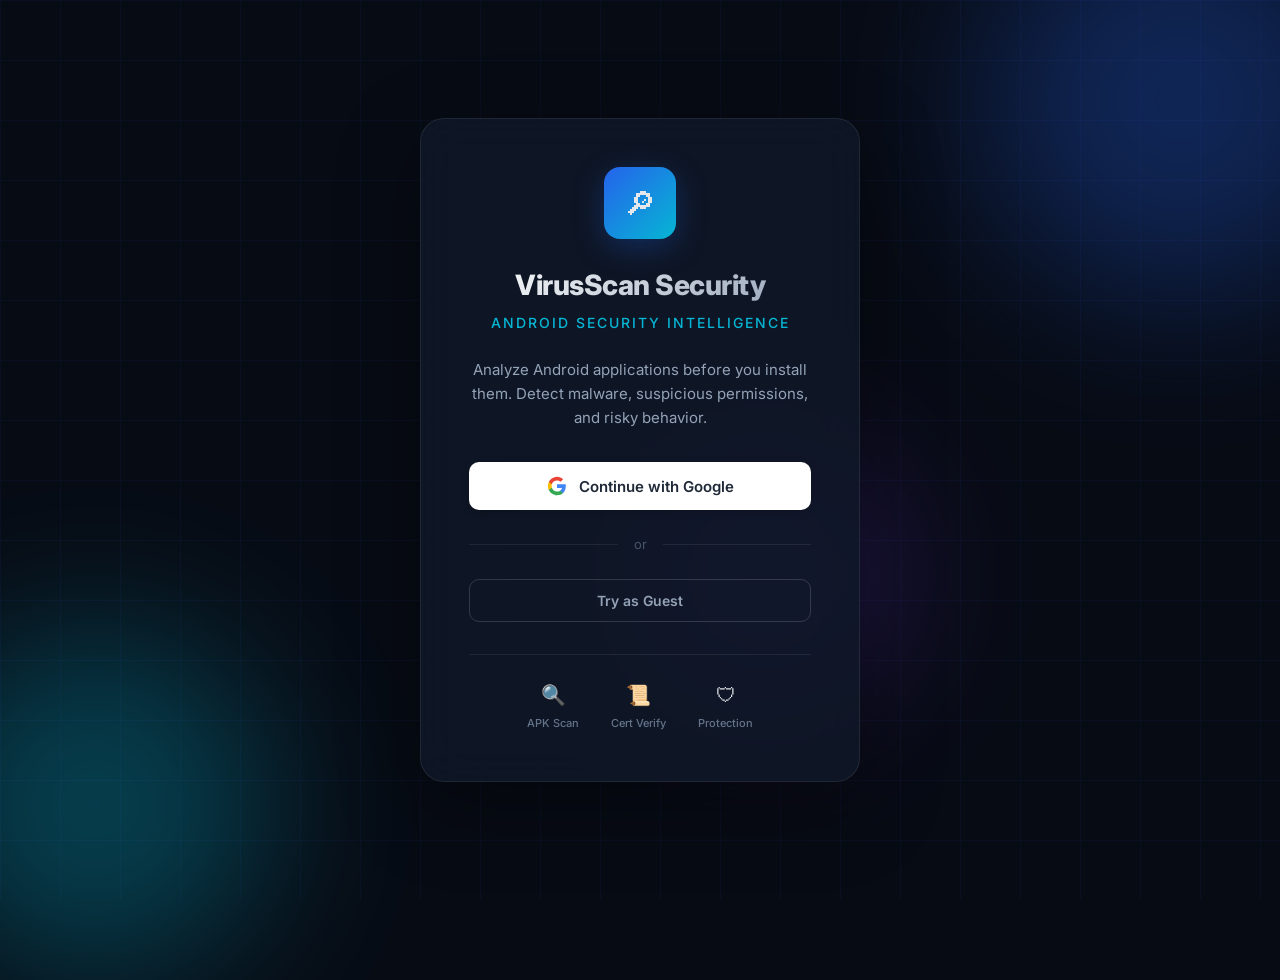
<file: frontend/index.html>
<!DOCTYPE html>
<html lang="en">
<head>
    <meta charset="UTF-8">
    <meta name="viewport" content="width=device-width, initial-scale=1.0">
    <meta name="description" content="VirusScan Security — AI-assisted Android APK security analysis and risk assessment platform. Analyze APKs before you install them.">
    <title>VirusScan Security — Android Security Intelligence</title>
    <link rel="stylesheet" href="css/style.css">
</head>
<body class="auth-page">
    <!-- Animated background -->
    <div class="auth-bg-grid"></div>
    <div class="auth-bg-orb auth-bg-orb--1"></div>
    <div class="auth-bg-orb auth-bg-orb--2"></div>
    <div class="auth-bg-orb auth-bg-orb--3"></div>

    <!-- Auth Card -->
    <div class="auth-card">
        <div class="auth-shield-icon">🔎︎</div>

        <h1 class="auth-title">VirusScan Security</h1>
        <p class="auth-subtitle">Android Security Intelligence</p>

        <p class="auth-description">
            Analyze Android applications before you install them.
            Detect malware, suspicious permissions, and risky behavior.
        </p>

        <button class="auth-google-btn" id="btn-google-signin">
            <svg viewBox="0 0 24 24">
                <path fill="#4285F4" d="M22.56 12.25c0-.78-.07-1.53-.2-2.25H12v4.26h5.92a5.06 5.06 0 0 1-2.2 3.32v2.77h3.57c2.08-1.92 3.28-4.74 3.28-8.1z"/>
                <path fill="#34A853" d="M12 23c2.97 0 5.46-.98 7.28-2.66l-3.57-2.77c-.98.66-2.23 1.06-3.71 1.06-2.86 0-5.29-1.93-6.16-4.53H2.18v2.84C3.99 20.53 7.7 23 12 23z"/>
                <path fill="#FBBC05" d="M5.84 14.09c-.22-.66-.35-1.36-.35-2.09s.13-1.43.35-2.09V7.07H2.18C1.43 8.55 1 10.22 1 12s.43 3.45 1.18 4.93l2.85-2.22.81-.62z"/>
                <path fill="#EA4335" d="M12 5.38c1.62 0 3.06.56 4.21 1.64l3.15-3.15C17.45 2.09 14.97 1 12 1 7.7 1 3.99 3.47 2.18 7.07l3.66 2.84c.87-2.6 3.3-4.53 6.16-4.53z"/>
            </svg>
            Continue with Google
        </button>

        <div class="auth-divider">or</div>

        <button class="btn btn-outline" style="width: 100%; color: #94a3b8; border-color: rgba(255,255,255,0.15);"
                id="btn-demo-signin">
            Try as Guest
        </button>

        <div class="auth-features">
            <div class="auth-feature">
                <div class="auth-feature-icon">🔍</div>
                <div class="auth-feature-label">APK Scan</div>
            </div>
            <div class="auth-feature">
                <div class="auth-feature-icon">📜</div>
                <div class="auth-feature-label">Cert Verify</div>
            </div>
            <div class="auth-feature">
                <div class="auth-feature-icon">🛡</div>
                <div class="auth-feature-label">Protection</div>
            </div>
        </div>
    </div>

    <script src="js/app.js"></script>
    <script>
        document.addEventListener('DOMContentLoaded', () => {
            // If already signed in, redirect
            if (Auth.isLoggedIn()) {
                window.location.href = '/home';
                return;
            }

            // Google sign-in (mock for hackathon)
            document.getElementById('btn-google-signin').addEventListener('click', () => {
                Auth.mockGoogleSignIn();
            });

            // Guest sign-in
            document.getElementById('btn-demo-signin').addEventListener('click', () => {
                Auth.setUser({
                    name: 'Guest User',
                    email: 'guest@virusscan.dev',
                    avatar: 'G',
                    signedInAt: new Date().toISOString(),
                });
                window.location.href = '/home';
            });
        });
    </script>
</body>
</html>
</file>
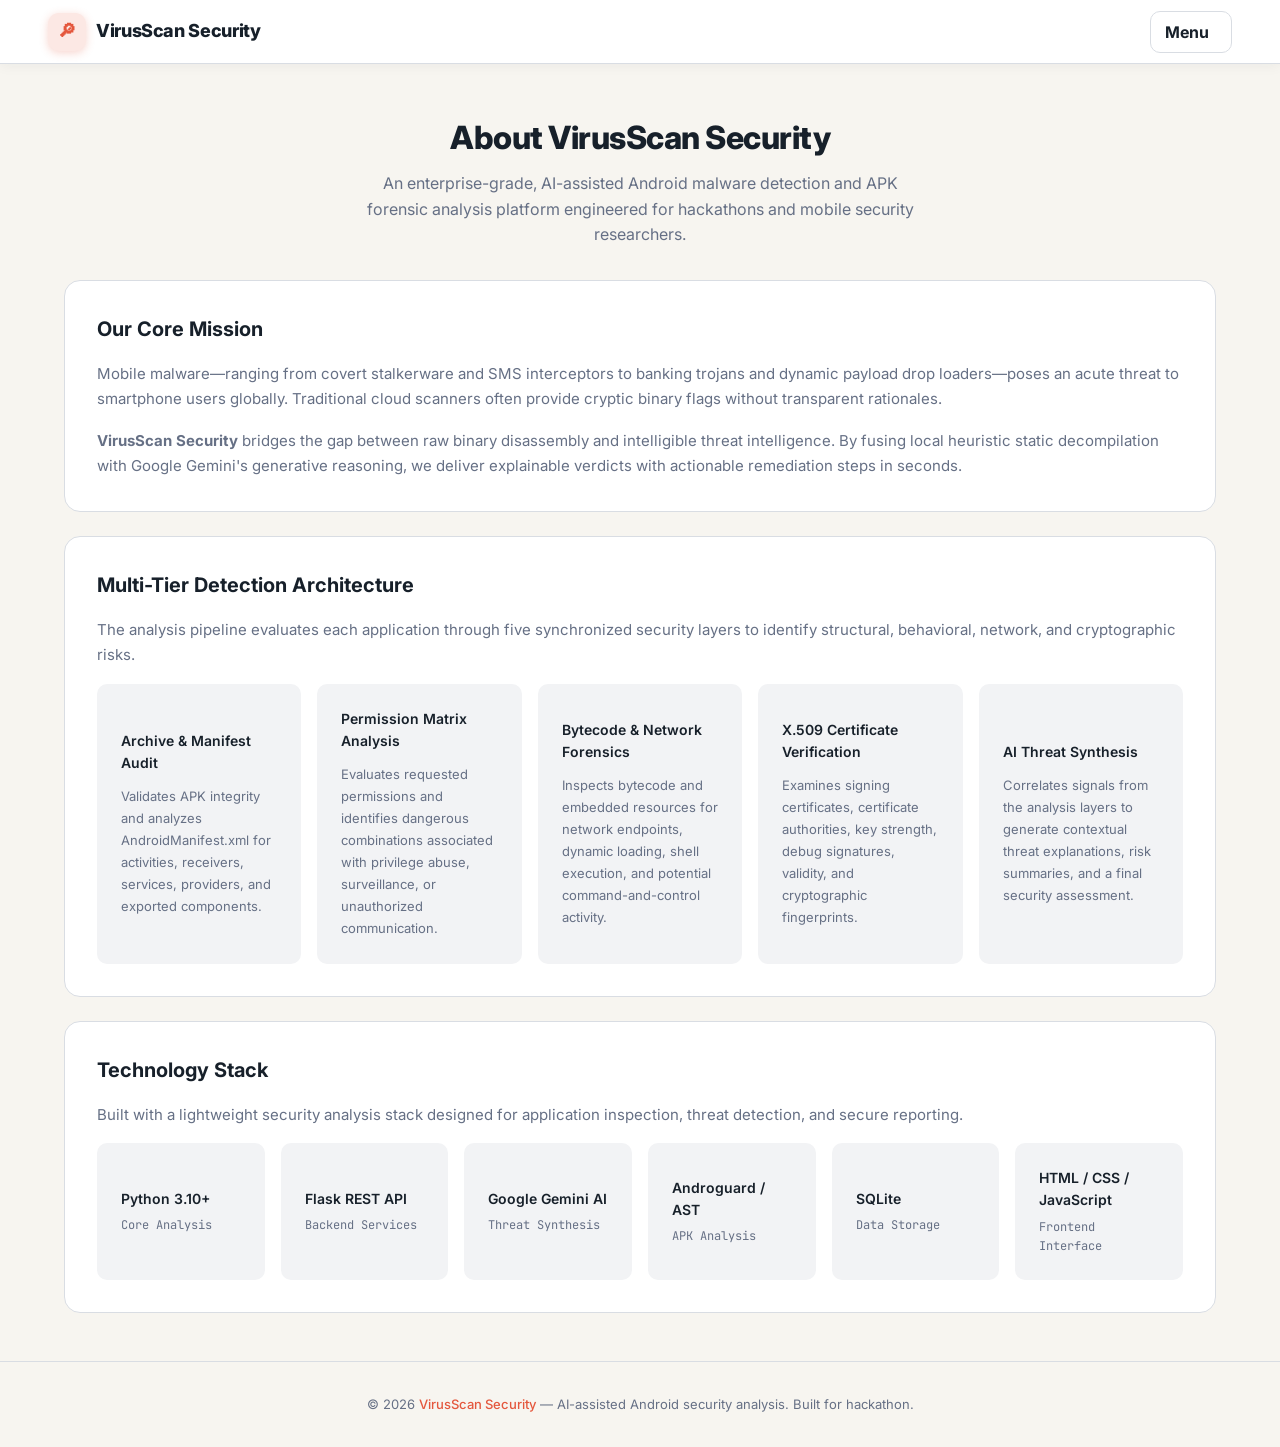
<file: frontend/about.html>
<!DOCTYPE html>
<html lang="en">
<head>
    <meta charset="UTF-8">
    <meta name="viewport" content="width=device-width, initial-scale=1.0">
    <meta name="description" content="About VirusScan Security — Architecture, detection methodologies, and technology stack.">
    <title>About — VirusScan Security</title>
    <link rel="stylesheet" href="css/style.css">
</head>
<body>
    <!-- Navbar -->
    <nav class="navbar">
        <div class="navbar-inner">
            <a href="/home" class="navbar-brand" aria-label="VirusScan Security home">
                <div class="navbar-brand-icon">🔎︎</div>
                <span>VirusScan Security</span>
            </a>
            <div class="navbar-right">
                <button class="nav-menu-btn" type="button" aria-expanded="false" aria-controls="site-menu">
                    Menu <span aria-hidden="true"></span>
                </button>
                <div class="site-menu" id="site-menu">
                    <a href="/home">Services</a>
                    <a href="/about">About Us</a>
                    <a href="/contact">Contact Us</a>
                    <div class="site-menu-divider"></div>
                    <a href="/scanner" class="site-menu-primary">APK Analyzer</a>
                    <a href="/protection">Protection</a>
                </div>
            </div>
        </div>
    </nav>

    <main class="container">
        <!-- Page Header -->
        <div class="page-header">
            <h1>About VirusScan Security</h1>
            <p>An enterprise-grade, AI-assisted Android malware detection and APK forensic analysis platform engineered for hackathons and mobile security researchers.</p>
        </div>

        <!-- Mission Card -->
        <div class="content-card">
            <h2>Our Core Mission</h2>
            <p>
                Mobile malware—ranging from covert stalkerware and SMS interceptors to banking trojans and dynamic payload drop loaders—poses an acute threat to smartphone users globally. Traditional cloud scanners often provide cryptic binary flags without transparent rationales.
            </p>
            <p>
                <strong>VirusScan Security</strong> bridges the gap between raw binary disassembly and intelligible threat intelligence. By fusing local heuristic static decompilation with Google Gemini's generative reasoning, we deliver explainable verdicts with actionable remediation steps in seconds.
            </p>
        </div>

        <!-- Detection Architecture -->
       <div class="content-card">
    <h2>Multi-Tier Detection Architecture</h2>

    <p>
        The analysis pipeline evaluates each application through five synchronized
        security layers to identify structural, behavioral, network, and
        cryptographic risks.
    </p>

    <div class="tech-grid">

        <div class="tech-item" style="text-align: left;">
            <div class="tech-item-name" style="margin-bottom: 10px;">
                Archive &amp; Manifest Audit
            </div>
            <p style="font-size: 13px; margin: 0;">
                Validates APK integrity and analyzes AndroidManifest.xml
                for activities, receivers, services, providers, and
                exported components.
            </p>
        </div>

        <div class="tech-item" style="text-align: left;">
            <div class="tech-item-name" style="margin-bottom: 10px;">
                Permission Matrix Analysis
            </div>
            <p style="font-size: 13px; margin: 0;">
                Evaluates requested permissions and identifies dangerous
                combinations associated with privilege abuse, surveillance,
                or unauthorized communication.
            </p>
        </div>

        <div class="tech-item" style="text-align: left;">
            <div class="tech-item-name" style="margin-bottom: 10px;">
                Bytecode &amp; Network Forensics
            </div>
            <p style="font-size: 13px; margin: 0;">
                Inspects bytecode and embedded resources for network
                endpoints, dynamic loading, shell execution, and potential
                command-and-control activity.
            </p>
        </div>

        <div class="tech-item" style="text-align: left;">
            <div class="tech-item-name" style="margin-bottom: 10px;">
                X.509 Certificate Verification
            </div>
            <p style="font-size: 13px; margin: 0;">
                Examines signing certificates, certificate authorities,
                key strength, debug signatures, validity, and cryptographic
                fingerprints.
            </p>
        </div>

        <div class="tech-item" style="text-align: left;">
            <div class="tech-item-name" style="margin-bottom: 10px;">
                AI Threat Synthesis
            </div>
            <p style="font-size: 13px; margin: 0;">
                Correlates signals from the analysis layers to generate
                contextual threat explanations, risk summaries, and a
                final security assessment.
            </p>
        </div>

    </div>
</div>

        <!-- Tech Stack -->
<div class="content-card">
    <h2>Technology Stack</h2>

    <p>
        Built with a lightweight security analysis stack designed for
        application inspection, threat detection, and secure reporting.
    </p>

    <div class="tech-grid">

        <div class="tech-item" style="text-align: left;">
            <div class="tech-item-name" style="margin-bottom: 6px;">
                Python 3.10+
            </div>
            <div class="mono text-secondary" style="font-size: 12px;">
                Core Analysis
            </div>
        </div>

        <div class="tech-item" style="text-align: left;">
            <div class="tech-item-name" style="margin-bottom: 6px;">
                Flask REST API
            </div>
            <div class="mono text-secondary" style="font-size: 12px;">
                Backend Services
            </div>
        </div>

        <div class="tech-item" style="text-align: left;">
            <div class="tech-item-name" style="margin-bottom: 6px;">
                Google Gemini AI
            </div>
            <div class="mono text-secondary" style="font-size: 12px;">
                Threat Synthesis
            </div>
        </div>

        <div class="tech-item" style="text-align: left;">
            <div class="tech-item-name" style="margin-bottom: 6px;">
                Androguard / AST
            </div>
            <div class="mono text-secondary" style="font-size: 12px;">
                APK Analysis
            </div>
        </div>

        <div class="tech-item" style="text-align: left;">
            <div class="tech-item-name" style="margin-bottom: 6px;">
                SQLite
            </div>
            <div class="mono text-secondary" style="font-size: 12px;">
                Data Storage
            </div>
        </div>

        <div class="tech-item" style="text-align: left;">
            <div class="tech-item-name" style="margin-bottom: 6px;">
                HTML / CSS / JavaScript
            </div>
            <div class="mono text-secondary" style="font-size: 12px;">
                Frontend Interface
            </div>
        </div>

    </div>
</div>
    </main>

    <!-- Footer -->
    <footer class="footer">
        <div class="container">
            <p>© 2026 <a href="/home">VirusScan Security</a> — AI-assisted Android security analysis. Built for hackathon.</p>
        </div>
    </footer>

    <script>
        document.addEventListener('DOMContentLoaded', () => {
            const b=document.querySelector('.nav-menu-btn'), m=document.getElementById('site-menu');
            if(!b||!m)return;
            b.addEventListener('click',e=>{e.stopPropagation();const o=m.classList.toggle('open');b.setAttribute('aria-expanded',String(o));});
            document.addEventListener('click',()=>{m.classList.remove('open');b.setAttribute('aria-expanded','false');});
        });
    </script>
    <script src="js/api.js"></script>
    <script src="js/app.js"></script>
</body>
</html>
</file>
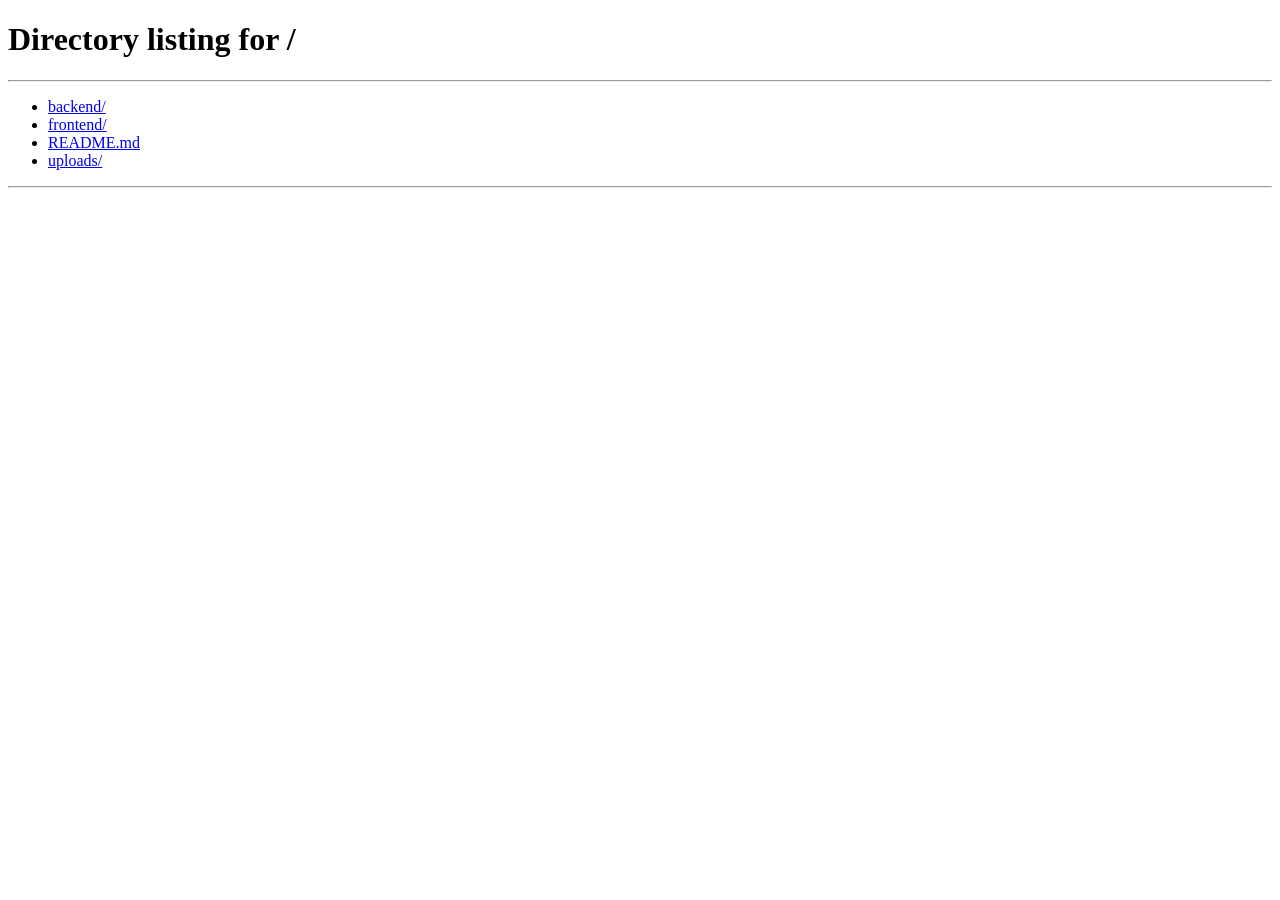
<file: frontend/behavior.html>
<!DOCTYPE html>
<html lang="en">
<head>
    <meta charset="UTF-8">
    <meta name="viewport" content="width=device-width, initial-scale=1.0">
    <meta name="description" content="VirusScan Security Behavior Sandbox — Static behavioral sequence inference and simulated runtime timeline.">
    <title>Behavior Sandbox — VirusScan Security</title>
    <link rel="stylesheet" href="css/style.css">
</head>
<body>
    <!-- Navbar -->
    <nav class="navbar">
        <div class="navbar-inner">
            <a href="/home" class="navbar-brand" aria-label="VirusScan Security home">
                <div class="navbar-brand-icon">🔎︎</div>
                <span>VirusScan Security</span>
            </a>
            <div class="navbar-right">
                <button class="nav-menu-btn" type="button" aria-expanded="false" aria-controls="site-menu">
                    Menu <span aria-hidden="true"></span>
                </button>
                <div class="site-menu" id="site-menu">
                    <a href="/home">Services</a>
                    <a href="/about">About Us</a>
                    <a href="/contact">Contact Us</a>
                    <div class="site-menu-divider"></div>
                    <a href="/scanner" class="site-menu-primary">APK Analyzer</a>
                    
                    <a href="/protection">Protection</a>
                </div>
            </div>
        </div>
    </nav>

    <main class="container">
        <!-- Page Header -->
        <div class="page-header">
            <div class="hero-badge" style="margin-bottom: 12px;">⚡ Static Behavioral Inference</div>
            <h1>Behavior Sandbox Timeline</h1>
            <p>Simulate execution flows and track probable runtime lifecycle steps based on manifest components, background services, broadcast receivers, and sensitive API invocations.</p>
        </div>

        <!-- Upload & Options -->
        <div class="content-card" style="max-width: 800px; margin: 0 auto var(--space-xl);">
            <div class="upload-zone" id="behavior-dropzone" style="padding: var(--space-2xl) var(--space-lg);">
                <div class="upload-icon">⚡</div>
                <h3>Select an APK to reconstruct its behavior</h3>
                <p>Upload a file or inspect our preloaded malware sample</p>
                <input type="file" id="behavior-apk-input" accept=".apk">

                <div class="upload-file-info" id="behavior-file-info">
                    <div class="upload-file-icon">📱</div>
                    <div>
                        <div class="upload-file-name" id="b-file-name">app.apk</div>
                        <div class="upload-file-size" id="b-file-size">0 KB</div>
                    </div>
                </div>
            </div>

            <div class="scan-actions" style="margin-top: 20px;">
                <button class="btn btn-primary btn-lg" id="btn-start-behavior" disabled>
                    ⚡ Generate Behavior Timeline
                </button>
                <button class="btn btn-secondary btn-lg" id="btn-demo-behavior">
                    🎯 View Spyware Demo Flow
                </button>
            </div>
        </div>

        <!-- Loading State -->
        <div id="behavior-loading" style="display: none; text-align: center; padding: 40px 0;">
            <div class="spinner" style="margin: 0 auto 16px; width: 36px; height: 36px; border-width: 3px;"></div>
            <p style="font-weight: 600; color: var(--text-main);">Dissecting execution graphs and building timeline...</p>
        </div>

        <!-- Results Section -->
        <section id="behavior-results" style="display: none; max-width: 860px; margin: 0 auto var(--space-3xl);">
            <div class="result-header-card">
                <h2>Inferred Execution Timeline</h2>
                <div class="filename" id="behavior-pkg-display">com.example.app</div>
                <div style="font-size: 13px; color: var(--text-secondary); margin-bottom: 16px;" id="behavior-filename-display">app-release.apk</div>

                <div class="score-display">
                    <div class="score-circle" id="behavior-score-circle"></div>
                    <div class="score-classification" id="behavior-classification">SUSPICIOUS</div>
                </div>
            </div>

            <!-- AI Behavioral Summary -->
            <div id="behavior-ai-container"></div>

            <!-- Timeline Card -->
            <div class="detail-card">
                <h3>🕒 Lifecycle & Execution Sequence</h3>
                <p style="font-size: 13px; color: var(--text-secondary); margin-bottom: 24px;">
                    Stages ordered by typical Android execution lifecycle from package registration to persistent payload deployment:
                </p>

                <div class="behavior-timeline" id="timeline-list">
                    <!-- Dynamically populated -->
                </div>
            </div>

            <!-- Disclaimer -->
            <div class="disclaimer">
                <strong>Safety Notice:</strong> VirusScan Security uses static behavioral inference. The APK is never executed on the host system, eliminating any risk of infection during analysis.
            </div>
        </section>
    </main>

    <!-- Footer -->
    <footer class="footer">
        <div class="container">
            <p>© 2026 <a href="/home">VirusScan Security</a> — AI-assisted Android security analysis. Built for hackathon.</p>
        </div>
    </footer>

    <script>
        document.addEventListener('DOMContentLoaded', () => {
            const b=document.querySelector('.nav-menu-btn'), m=document.getElementById('site-menu');
            if(!b||!m)return;
            b.addEventListener('click',e=>{e.stopPropagation();const o=m.classList.toggle('open');b.setAttribute('aria-expanded',String(o));});
            document.addEventListener('click',()=>{m.classList.remove('open');b.setAttribute('aria-expanded','false');});
        });
    </script>
    <script src="js/api.js"></script>
    <script src="js/app.js"></script>
    <script>
        document.addEventListener('DOMContentLoaded', () => {
            if (!Auth.requireAuth()) return;

            let selectedFile = null;
            const startBtn = document.getElementById('btn-start-behavior');
            const demoBtn = document.getElementById('btn-demo-behavior');

            setupFileUpload('behavior-dropzone', 'behavior-apk-input', {
                onFileSelected: (file) => {
                    if (!file.name.toLowerCase().endsWith('.apk')) {
                        Toast.error('Please select a valid .apk file');
                        return;
                    }
                    selectedFile = file;
                    document.getElementById('b-file-name').textContent = file.name;
                    document.getElementById('b-file-size').textContent = formatFileSize(file.size);
                    document.getElementById('behavior-file-info').classList.add('visible');
                    startBtn.disabled = false;
                }
            });

            startBtn.addEventListener('click', async () => {
                if (!selectedFile) return;
                await runBehaviorScan(selectedFile);
            });

            demoBtn.addEventListener('click', () => {
                const demoData = {
                    success: true,
                    filename: 'spyware_sample.apk',
                    package_name: 'com.stealth.tracker',
                    risk_score: 88,
                    classification: 'MALICIOUS',
                    behavior_timeline: [
                        { step: 'Application installed', risk: 'LOW', description: 'App registers in user space and creates base sandbox.' },
                        { step: 'Registers BOOT_COMPLETED receiver', risk: 'HIGH', description: 'Configures autostart persistence to survive device restarts without user awareness.' },
                        { step: 'Launches Hidden Background Service', risk: 'HIGH', description: 'Spawns unexported foreground/background service with STICKY flag.' },
                        { step: 'Interceps Incoming SMS Messages', risk: 'HIGH', description: 'Listens for SMS_RECEIVED intents and extracts OTP tokens and messages.' },
                        { step: 'Accesses Sensitive APIs (DexClassLoader)', risk: 'HIGH', description: 'Attempts to load secondary executable payloads from external or remote storage.' },
                        { step: 'Exfiltrates Data via Outbound HTTP', risk: 'HIGH', description: 'Transmits collected device info and credentials to remote C2 server at 198.51.100.24.' }
                    ],
                    gemini_analysis: {
                        summary: 'The application demonstrates classic surveillance spyware behavior: it establishes persistence at boot, hides background services, intercepts incoming SMS verification codes, and prepares dynamic code execution via DexClassLoader.',
                        confidence: 'HIGH'
                    }
                };
                renderBehaviorResults(demoData);
                Toast.info('Displaying Spyware Demo timeline');
            });
        });

        async function runBehaviorScan(file) {
            const loading = document.getElementById('behavior-loading');
            const results = document.getElementById('behavior-results');

            loading.style.display = 'block';
            results.style.display = 'none';

            try {
                const data = await API.analyzeBehavior(file);
                loading.style.display = 'none';

                if (!data.success) {
                    throw new Error(data.error || 'Behavior analysis failed');
                }

                renderBehaviorResults(data);
                Toast.success('Behavior sequence reconstructed!');
            } catch (err) {
                loading.style.display = 'none';
                Toast.error(err.message);
            }
        }

        function renderBehaviorResults(data) {
            const results = document.getElementById('behavior-results');
            results.style.display = 'block';

            document.getElementById('behavior-pkg-display').textContent = data.package_name || 'N/A';
            document.getElementById('behavior-filename-display').textContent = data.filename || 'APK Sample';

            const score = data.risk_score || 0;
            const classification = data.classification || 'SUSPICIOUS';

            const classEl = document.getElementById('behavior-classification');
            classEl.textContent = classification;
            classEl.style.color = getClassificationColor(classification);

            drawScoreCircle('behavior-score-circle', score);

            // AI Box
            const aiContainer = document.getElementById('behavior-ai-container');
            if (data.gemini_analysis && data.gemini_analysis.summary) {
                aiContainer.innerHTML = `
                    <div class="ai-assessment">
                        <h3>🤖 AI Behavioral Interpretation
                            <span class="badge badge-info" style="margin-left: 8px; font-size: 10px;">Powered by Gemini</span>
                        </h3>
                        <p>${escapeHtml(data.gemini_analysis.summary)}</p>
                    </div>
                `;
            } else {
                aiContainer.innerHTML = '';
            }

            // Timeline Items
            const timelineList = document.getElementById('timeline-list');
            const steps = data.behavior_timeline || [];

            if (steps.length === 0) {
                timelineList.innerHTML = '<p style="color: var(--text-secondary);">No noticeable behavior sequence extracted.</p>';
            } else {
                timelineList.innerHTML = steps.map(s => {
                    const r = (s.risk || 'LOW').toLowerCase();
                    return `
                        <div class="timeline-item">
                            <div class="timeline-dot ${r}"></div>
                            <div class="timeline-content">
                                <div style="display: flex; justify-content: space-between; align-items: center; margin-bottom: 4px;">
                                    <h4 style="margin: 0;">${escapeHtml(s.step)}</h4>
                                    <span class="badge badge-${r === 'high' ? 'malicious' : r === 'medium' ? 'suspicious' : 'safe'}" style="font-size: 10px;">
                                        ${escapeHtml(s.risk || 'INFO')}
                                    </span>
                                </div>
                                <p>${escapeHtml(s.description || '')}</p>
                            </div>
                        </div>
                    `;
                }).join('');
            }

            results.scrollIntoView({ behavior: 'smooth' });
        }
    </script>
</body>
</html>
</file>
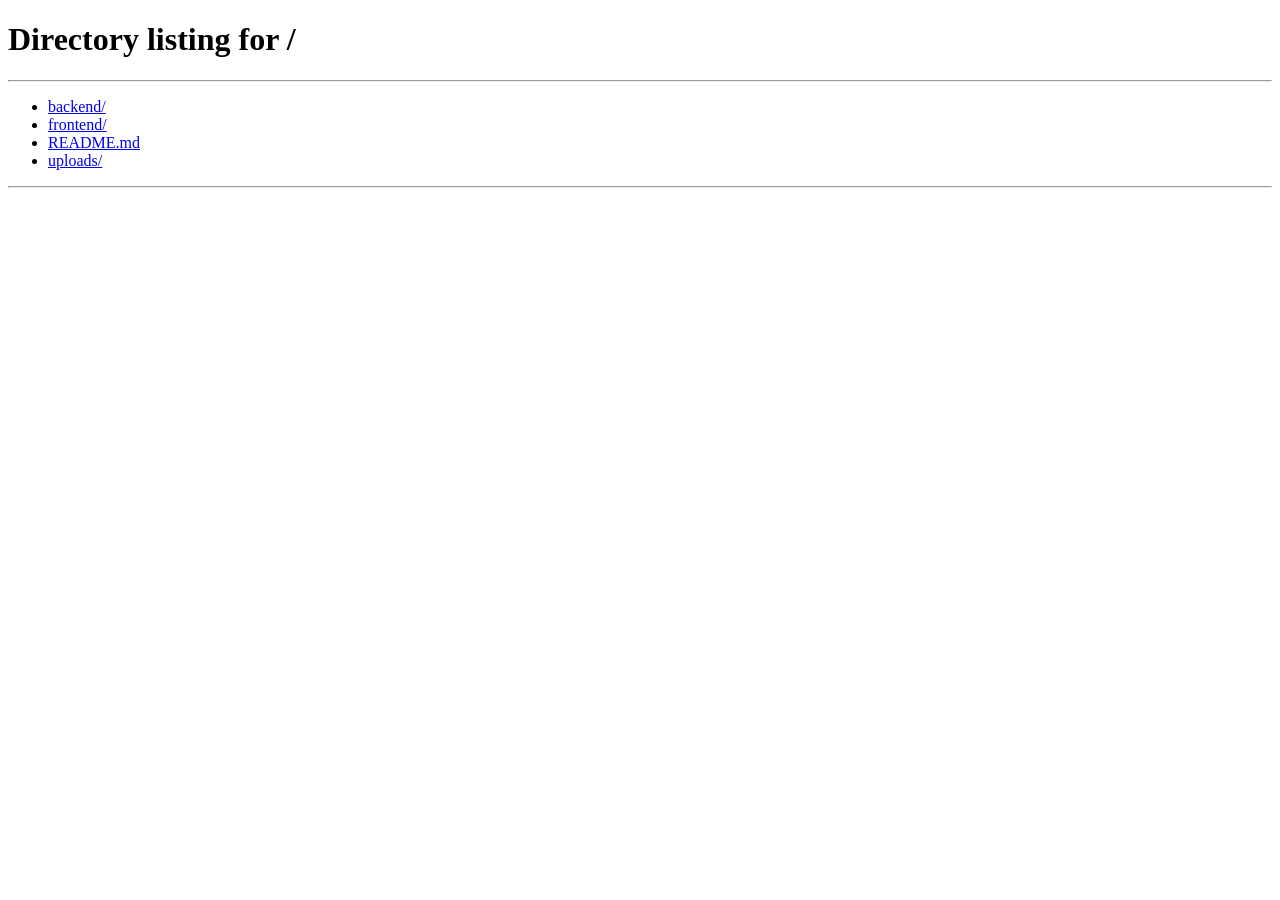
<file: frontend/certificate.html>
<!DOCTYPE html>
<html lang="en">
<head>
    <meta charset="UTF-8">
    <meta name="viewport" content="width=device-width, initial-scale=1.0">
    <meta name="description" content="VirusScan Security Certificate Inspector — APK signing certificate validation and cryptographic integrity analysis.">
    <title>Certificate Analyzer — VirusScan Security</title>
    <link rel="stylesheet" href="css/style.css">
</head>
<body>
    <!-- Navbar -->
    <nav class="navbar">
        <div class="navbar-inner">
            <a href="/home" class="navbar-brand" aria-label="VirusScan Security home">
                <div class="navbar-brand-icon">🔎︎</div>
                <span>VirusScan Security</span>
            </a>
            <div class="navbar-right">
                <button class="nav-menu-btn" type="button" aria-expanded="false" aria-controls="site-menu">
                    Menu <span aria-hidden="true"></span>
                </button>
                <div class="site-menu" id="site-menu">
                    <a href="/home">Services</a>
                    <a href="/about">About Us</a>
                    <a href="/contact">Contact Us</a>
                    <div class="site-menu-divider"></div>
                    <a href="/scanner" class="site-menu-primary">APK Analyzer</a>
                    <a href="/protection">Protection</a>
                </div>
            </div>
        </div>
    </nav>

    <main class="container">
        <!-- Page Header -->
        <div class="page-header">
            <div class="hero-badge" style="margin-bottom: 12px;">📜 Cryptographic Integrity</div>
            <h1>APK Certificate & Signature Analyzer</h1>
            <p>Verify developer credentials, signature algorithms, self-signed certificates, debug keys, and certificate validity dates embedded in APK archives.</p>
        </div>

        <!-- Upload Card -->
        <div class="content-card" style="max-width: 800px; margin: 0 auto var(--space-xl);">
            <div class="upload-zone" id="cert-dropzone" style="padding: var(--space-2xl) var(--space-lg);">
                <div class="upload-icon">📜</div>
                <h3>Drop APK here to verify its certificate</h3>
                <p>Verify RSA / ECDSA / DSA keys, validity periods, and developer identities</p>
                <input type="file" id="cert-apk-input" accept=".apk">

                <div class="upload-file-info" id="cert-file-info">
                    <div class="upload-file-icon">📱</div>
                    <div>
                        <div class="upload-file-name" id="c-file-name">app.apk</div>
                        <div class="upload-file-size" id="c-file-size">0 KB</div>
                    </div>
                </div>
            </div>

            <div class="scan-actions" style="margin-top: 20px;">
                <button class="btn btn-primary btn-lg" id="btn-start-cert" disabled>
                    📜 Inspect Certificate
                </button>
                <button class="btn btn-secondary btn-lg" id="btn-demo-cert">
                    ⚡ View Sample Certificate
                </button>
            </div>
        </div>

        <!-- Loading State -->
        <div id="cert-loading" style="display: none; text-align: center; padding: 40px 0;">
            <div class="spinner" style="margin: 0 auto 16px; width: 36px; height: 36px; border-width: 3px;"></div>
            <p style="font-weight: 600; color: var(--text-main);">Extracting META-INF signature block and x509 certificate...</p>
        </div>

        <!-- Results Section -->
        <section id="cert-results" style="display: none; max-width: 860px; margin: 0 auto var(--space-3xl);">
            <div class="result-header-card">
                <h2>Certificate Verification Status</h2>
                <div class="filename" id="cert-pkg-display">com.developer.app</div>
                <div style="font-size: 13px; color: var(--text-secondary); margin-bottom: 16px;" id="cert-file-display">app-release.apk</div>

                <div id="cert-valid-badge" style="margin-top: 8px;">
                    <span class="badge badge-safe" style="font-size: 14px; padding: 6px 18px;">
                        ✓ Valid Certificate Present
                    </span>
                </div>
            </div>

            <!-- Certificate Details Grid -->
            <div class="detail-card">
                <h3>📜 Certificate Metadata</h3>
                <div class="cert-grid" id="cert-meta-grid">
                    <!-- Fields dynamically populated -->
                </div>

                <div style="margin-top: 20px;" id="cert-fingerprint-box">
                    <div class="cert-field-label">SHA-256 Fingerprint</div>
                    <div class="cert-field-value mono" id="cert-sha256" style="word-break: break-all; padding: 10px; background: var(--bg-hover); border-radius: var(--radius-sm); font-size: 12px;">
                        -
                    </div>
                </div>
            </div>

            <!-- Cryptographic Checks -->
            <div class="detail-card">
                <h3>🔍 Security & Integrity Checks</h3>
                <div id="cert-checks-list">
                    <!-- Checks list -->
                </div>
            </div>
        </section>
    </main>

    <!-- Footer -->
    <footer class="footer">
        <div class="container">
            <p>© 2026 <a href="/home">VirusScan Security</a> — AI-assisted Android security analysis. Built for hackathon.</p>
        </div>
    </footer>

    <script>
        document.addEventListener('DOMContentLoaded', () => {
            const b=document.querySelector('.nav-menu-btn'), m=document.getElementById('site-menu');
            if(!b||!m)return;
            b.addEventListener('click',e=>{e.stopPropagation();const o=m.classList.toggle('open');b.setAttribute('aria-expanded',String(o));});
            document.addEventListener('click',()=>{m.classList.remove('open');b.setAttribute('aria-expanded','false');});
        });
    </script>
    <script src="js/api.js"></script>
    <script src="js/app.js"></script>
    <script>
        document.addEventListener('DOMContentLoaded', () => {
            if (!Auth.requireAuth()) return;

            let selectedFile = null;
            const startBtn = document.getElementById('btn-start-cert');
            const demoBtn = document.getElementById('btn-demo-cert');

            setupFileUpload('cert-dropzone', 'cert-apk-input', {
                onFileSelected: (file) => {
                    if (!file.name.toLowerCase().endsWith('.apk')) {
                        Toast.error('Please select a valid .apk file');
                        return;
                    }
                    selectedFile = file;
                    document.getElementById('c-file-name').textContent = file.name;
                    document.getElementById('c-file-size').textContent = formatFileSize(file.size);
                    document.getElementById('cert-file-info').classList.add('visible');
                    startBtn.disabled = false;
                }
            });

            startBtn.addEventListener('click', async () => {
                if (!selectedFile) return;
                await runCertScan(selectedFile);
            });

            demoBtn.addEventListener('click', () => {
                const demoData = {
                    success: true,
                    filename: 'droid_secure_v2.apk',
                    package_name: 'com.virusscan.droidsecure',
                    certificate: {
                        present: true,
                        subject: 'CN=VirusScan Security Production, OU=Security Engineering, O=VirusScan Inc, C=US',
                        issuer: 'CN=DigiCert Global Root CA, O=DigiCert Inc, C=US',
                        algorithm: 'SHA256withRSA (4096-bit)',
                        serial_number: '7F:2A:44:91:00:8C:BD:31:AA',
                        valid_from: '2024-01-01 00:00:00 UTC',
                        valid_until: '2049-12-31 23:59:59 UTC',
                        sha256_fingerprint: '3B:94:FA:E1:92:43:55:09:A1:CB:56:D7:88:12:F3:99:C2:55:78:E0:41:09:88:31:FA:B1:09:87:66:55:44:33',
                        is_debug: false,
                        checks: [
                            { check: 'Certificate Presence', status: 'pass', message: 'Signed APK certificate identified in META-INF/' },
                            { check: 'Production vs Debug Key', status: 'pass', message: 'Signed with production release certificate (not AndroidDebugKey)' },
                            { check: 'Algorithm Security', status: 'pass', message: 'Uses modern SHA256withRSA with strong key length (>= 2048 bit)' },
                            { check: 'Validity Window', status: 'pass', message: 'Certificate currently within valid chronological active span' }
                        ]
                    }
                };
                renderCertResults(demoData);
                Toast.info('Displaying Sample Production Certificate');
            });
        });

        async function runCertScan(file) {
            const loading = document.getElementById('cert-loading');
            const results = document.getElementById('cert-results');

            loading.style.display = 'block';
            results.style.display = 'none';

            try {
                const data = await API.analyzeCertificate(file);
                loading.style.display = 'none';

                if (!data.success) {
                    throw new Error(data.error || 'Certificate extraction failed');
                }

                renderCertResults(data);
                Toast.success('Certificate details extracted successfully!');
            } catch (err) {
                loading.style.display = 'none';
                Toast.error(err.message);
            }
        }

        function renderCertResults(data) {
            const results = document.getElementById('cert-results');
            results.style.display = 'block';

            document.getElementById('cert-pkg-display').textContent = data.package_name || 'N/A';
            document.getElementById('cert-file-display').textContent = data.filename || 'APK File';

            const cert = data.certificate || {};

            const validBadge = document.getElementById('cert-valid-badge');
            if (cert.present) {
                if (cert.is_debug) {
                    validBadge.innerHTML = '<span class="badge badge-suspicious" style="font-size: 14px; padding: 6px 18px;">⚠ Debug Certificate Detected</span>';
                } else {
                    validBadge.innerHTML = '<span class="badge badge-safe" style="font-size: 14px; padding: 6px 18px;">✓ Valid Production Certificate</span>';
                }
            } else {
                validBadge.innerHTML = '<span class="badge badge-malicious" style="font-size: 14px; padding: 6px 18px;">✗ Unsigned or Missing Certificate</span>';
            }

            const grid = document.getElementById('cert-meta-grid');
            grid.innerHTML = `
                <div class="cert-field">
                    <div class="cert-field-label">Subject / Owner</div>
                    <div class="cert-field-value">${escapeHtml(cert.subject || 'Unknown')}</div>
                </div>
                <div class="cert-field">
                    <div class="cert-field-label">Issuer / Authority</div>
                    <div class="cert-field-value">${escapeHtml(cert.issuer || 'Unknown')}</div>
                </div>
                <div class="cert-field">
                    <div class="cert-field-label">Signing Algorithm</div>
                    <div class="cert-field-value">${escapeHtml(cert.algorithm || 'Unknown')}</div>
                </div>
                <div class="cert-field">
                    <div class="cert-field-label">Serial Number</div>
                    <div class="cert-field-value">${escapeHtml(cert.serial_number || 'Unknown')}</div>
                </div>
                <div class="cert-field">
                    <div class="cert-field-label">Valid From</div>
                    <div class="cert-field-value">${escapeHtml(cert.valid_from || 'Unknown')}</div>
                </div>
                <div class="cert-field">
                    <div class="cert-field-label">Valid Until</div>
                    <div class="cert-field-value">${escapeHtml(cert.valid_until || 'Unknown')}</div>
                </div>
            `;

            document.getElementById('cert-sha256').textContent = cert.sha256_fingerprint || 'Not Available';

            const checksList = document.getElementById('cert-checks-list');
            const checks = cert.checks || [];

            if (checks.length === 0) {
                checksList.innerHTML = '<p style="color: var(--text-secondary);">No specific validation checks available.</p>';
            } else {
                checksList.innerHTML = checks.map(c => `
                    <div class="cert-check">
                        <div class="cert-check-icon ${c.status}">
                            ${c.status === 'pass' ? '✓' : c.status === 'warn' ? '⚠' : '✗'}
                        </div>
                        <div>
                            <strong>${escapeHtml(c.check)}</strong>
                            <div style="font-size: 12px; color: var(--text-secondary);">
                                ${escapeHtml(c.message)}
                            </div>
                        </div>
                    </div>
                `).join('');
            }

            results.scrollIntoView({ behavior: 'smooth' });
        }
    </script>
</body>
</html>
</file>
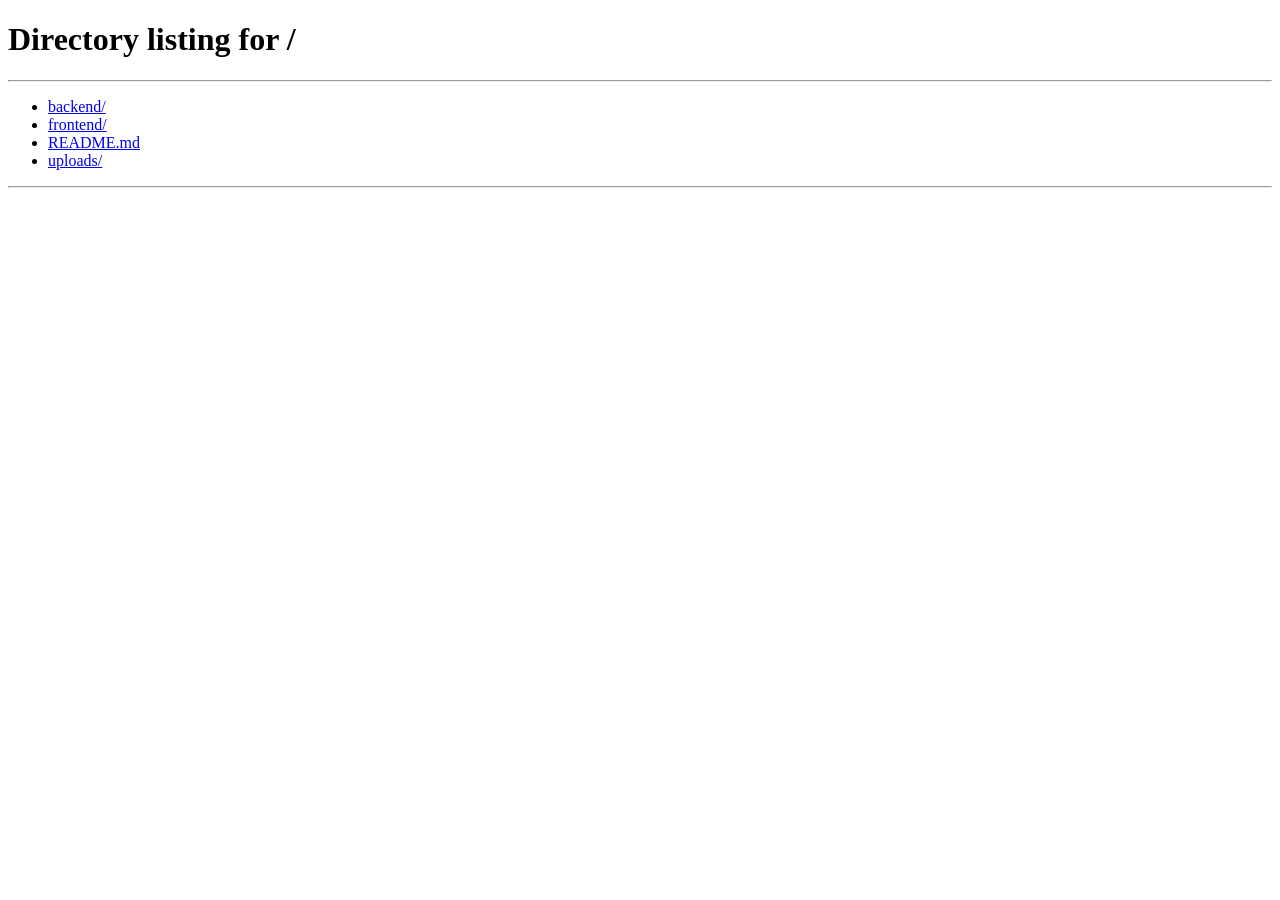
<file: frontend/contact.html>
<!DOCTYPE html>
<html lang="en">
<head>
    <meta charset="UTF-8">
    <meta name="viewport" content="width=device-width, initial-scale=1.0">
    <meta name="description" content="Contact VirusScan Security — Submit feedback, request features, or report security observations.">
    <title>Contact Us — VirusScan Security</title>
    <link rel="stylesheet" href="css/style.css">
</head>
<body>
    <!-- Navbar -->
    <nav class="navbar">
        <div class="navbar-inner">
            <a href="/home" class="navbar-brand" aria-label="VirusScan Security home">
                <div class="navbar-brand-icon">🔎︎</div>
                <span>VirusScan Security</span>
            </a>
            <div class="navbar-right">
                <button class="nav-menu-btn" type="button" aria-expanded="false" aria-controls="site-menu">
                    Menu <span aria-hidden="true"></span>
                </button>
                <div class="site-menu" id="site-menu">
                    <a href="/home">Services</a>
                    <a href="/about">About Us</a>
                    <a href="/contact">Contact Us</a>
                    <div class="site-menu-divider"></div>
                    <a href="/scanner" class="site-menu-primary">APK Analyzer</a>
                    <a href="/protection">Protection</a>
                </div>
            </div>
        </div>
    </nav>

    <main class="container">
        <!-- Page Header -->
        <div class="page-header">
            <div class="hero-badge" style="margin-bottom: 12px;">💬 Get In Touch</div>
            <h1>Contact Security Engineering</h1>
            <p>Have questions about a flagged APK, suggestions for new heuristic rules, or hackathon feedback? Drop us a line below.</p>
        </div>

        <div style="display: grid; grid-template-columns: repeat(auto-fit, minmax(320px, 1fr)); gap: 32px; max-width: 1000px; margin: 0 auto var(--space-3xl);">
            <!-- Contact Form Card -->
            <div class="content-card">
                <h2>Send Us a Message</h2>

                <form id="contact-form" class="contact-form" style="margin-top: 20px;">
                    <div class="form-group">
                        <label for="contact-name" class="form-label">Full Name</label>
                        <input type="text" id="contact-name" class="form-input" placeholder="e.g. Alex Morgan" required>
                    </div>

                    <div class="form-group">
                        <label for="contact-email" class="form-label">Email Address</label>
                        <input type="email" id="contact-email" class="form-input" placeholder="alex@domain.com" required>
                    </div>

                    <div class="form-group">
                        <label for="contact-message" class="form-label">Message / Inquiry</label>
                        <textarea id="contact-message" class="form-textarea" placeholder="Describe your question, APK analysis feedback, or collaboration idea..." required></textarea>
                    </div>

                    <button type="submit" id="btn-submit-contact" class="btn btn-primary btn-lg" style="width: 100%;">
                        ✉ Send Message
                    </button>
                </form>

                <div id="contact-success" class="form-success" style="margin-top: 20px;">
                    <div style="font-size: 32px; margin-bottom: 8px;">✓</div>
                    <h3>Message Received!</h3>
                    <p style="font-size: 14px; margin-top: 4px;">Thank you for contacting VirusScan Security. Our team will review your inquiry shortly.</p>
                </div>
            </div>

            <!-- Side Info -->
            <div>
                <div class="content-card">
                    <h2>Support & Research Channels</h2>
                    <div style="display: flex; flex-direction: column; gap: 16px; margin-top: 16px;">
                        <div style="display: flex; gap: 12px; align-items: flex-start;">
                            <div style="font-size: 20px;">🛡</div>
                            <div>
                                <strong style="font-size: 14px; color: var(--text-main);">Threat Intelligence Team</strong>
                                <p style="font-size: 13px; color: var(--text-secondary);">Submit suspected 0-day APK samples or novel evasive malware techniques.</p>
                            </div>
                        </div>

                        <div style="display: flex; gap: 12px; align-items: flex-start;">
                            <div style="font-size: 20px;">⚡</div>
                            <div>
                                <strong style="font-size: 14px; color: var(--text-main);">API & Enterprise Integration</strong>
                                <p style="font-size: 13px; color: var(--text-secondary);">Inquire about automated CI/CD pipeline scanning and high-throughput endpoints.</p>
                            </div>
                        </div>

                        <div style="display: flex; gap: 12px; align-items: flex-start;">
                            <div style="font-size: 20px;">🏆</div>
                            <div>
                                <strong style="font-size: 14px; color: var(--text-main);">Hackathon Project Team</strong>
                                <p style="font-size: 13px; color: var(--text-secondary);">VirusScan Security v1.0 — Android Security Innovation Track.</p>
                            </div>
                        </div>
                    </div>
                </div>

                <div class="content-card">
                    <h2>Frequently Asked Questions</h2>
                    <div style="margin-top: 12px;">
                        <strong style="font-size: 13px; color: var(--text-main); display: block; margin-bottom: 2px;">Are uploaded APK files stored permanently?</strong>
                        <p style="font-size: 12px; color: var(--text-secondary); margin-bottom: 12px;">No. Uploaded APK binaries are securely deleted immediately following extraction and scoring.</p>

                        <strong style="font-size: 13px; color: var(--text-main); display: block; margin-bottom: 2px;">Does static analysis execute the APK?</strong>
                        <p style="font-size: 12px; color: var(--text-secondary);">Never. Static analysis strictly decompiles bytecode and inspects declarative resources without executing any binary instructions.</p>
                    </div>
                </div>
            </div>
        </div>
    </main>

    <!-- Footer -->
    <footer class="footer">
        <div class="container">
            <p>© 2026 <a href="/home">VirusScan Security</a> — AI-assisted Android security analysis. Built for hackathon.</p>
        </div>
    </footer>

    <script>
        document.addEventListener('DOMContentLoaded', () => {
            const b=document.querySelector('.nav-menu-btn'), m=document.getElementById('site-menu');
            if(!b||!m)return;
            b.addEventListener('click',e=>{e.stopPropagation();const o=m.classList.toggle('open');b.setAttribute('aria-expanded',String(o));});
            document.addEventListener('click',()=>{m.classList.remove('open');b.setAttribute('aria-expanded','false');});
        });
    </script>
    <script src="js/api.js"></script>
    <script src="js/app.js"></script>
    <script>
        document.addEventListener('DOMContentLoaded', () => {
            if (!Auth.requireAuth()) return;

            const form = document.getElementById('contact-form');
            const submitBtn = document.getElementById('btn-submit-contact');
            const successBox = document.getElementById('contact-success');

            // Pre-fill user details if available
            const user = Auth.getUser();
            if (user) {
                if (user.name) document.getElementById('contact-name').value = user.name;
                if (user.email && !user.email.includes('example.com')) {
                    document.getElementById('contact-email').value = user.email;
                }
            }

            form.addEventListener('submit', async (e) => {
                e.preventDefault();

                const name = document.getElementById('contact-name').value.trim();
                const email = document.getElementById('contact-email').value.trim();
                const message = document.getElementById('contact-message').value.trim();

                if (!name || !email || !message) {
                    Toast.warning('Please fill in all fields.');
                    return;
                }

                submitBtn.disabled = true;
                submitBtn.innerHTML = '<div class="spinner spinner-sm" style="display:inline-block; vertical-align:middle; margin-right:8px;"></div> Sending...';

                try {
                    await API.submitContact(name, email, message);
                    form.style.display = 'none';
                    successBox.style.display = 'block';
                    Toast.success('Your message has been submitted!');
                } catch (err) {
                    Toast.error(err.message || 'Failed to submit message.');
                    submitBtn.disabled = false;
                    submitBtn.textContent = '✉ Send Message';
                }
            });
        });
    </script>
</body>
</html>
</file>
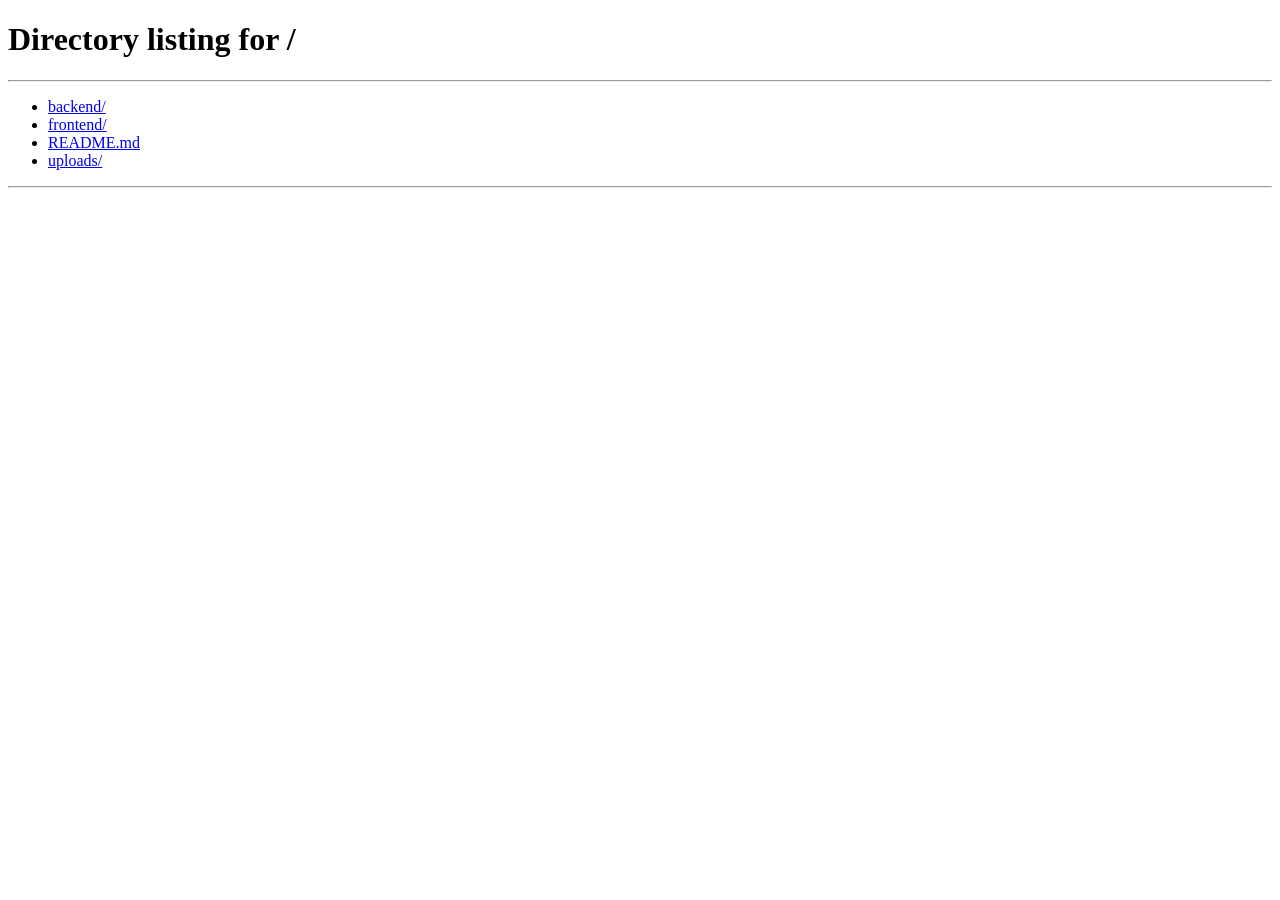
<file: frontend/home.html>
<!DOCTYPE html>
<html lang="en">
<head>
    <meta charset="UTF-8">
    <meta name="viewport" content="width=device-width, initial-scale=1.0">
    <meta name="description" content="VirusScan Security Dashboard — Analyze APKs, URLs, certificates and application behavior before they become a threat.">
    <title>Dashboard — VirusScan Security</title>
    <link rel="stylesheet" href="css/style.css">
</head>
<body>
    <!-- Navbar -->
    <nav class="navbar">
        <div class="navbar-inner">
            <a href="/home" class="navbar-brand" aria-label="VirusScan Security home">
                <div class="navbar-brand-icon">🔎︎</div>
                <span>VirusScan Security</span>
            </a>

            <div class="navbar-right">
                <button class="nav-menu-btn" type="button" aria-expanded="false" aria-controls="site-menu">
                    Menu <span aria-hidden="true"></span>
                </button>
                <div class="site-menu" id="site-menu">
                    <a href="#features">Services</a>
                    <a href="/about">About Us</a>
                    <a href="/contact">Contact Us</a>
                    <div class="site-menu-divider"></div>
                    <a href="/scanner" class="site-menu-primary">APK Analyzer</a>
                </div>
            </div>
        </div>
    </nav>

    <br>
    <br>
    <br>
    <br>

    <main>
        <!-- Compact Hero -->
        <section class="hero hero-compact container">
            <div class="hero-copy">
                <h1>Know what an APK can do <span>before you install it.</span></h1>
                <p>Deep static inspection of permissions, components, bytecode, network indicators and signing evidence — with AI used as a bounded second opinion.</p>
                <div class="hero-actions">

                     <br>
    <br>
        <br>
    <br>
    
                    <a href="/scanner" class="btn btn-primary btn-lg">🔍 Analyze an APK</a>
                    <a href="#features" class="hero-text-link">Explore services →</a>
                </div>
            </div>
            
        </section>

        <!-- Feature Cards -->
        <section class="features-section container" id="features">
            <div class="section-header">
                <h2>Security Services</h2>
                <p>Comprehensive Android security analysis tools to keep you safe.</p>
            </div>

            <div class="features-grid">
                <!-- APK Scanner -->
                <div class="feature-card">
                    <div class="feature-icon feature-icon--scanner">🔎︎</div>
                    <span class="feature-tag feature-tag--core">Core Feature</span>
                    <h3>APK Malware Scanner</h3>
                    <p>Upload an Android APK and analyze its permissions, components, API calls, intents, certificates, and suspicious indicators.</p>
                    <a href="/scanner" class="btn btn-primary">Analyze APK</a>
                </div>


                <!-- Behavior Sandbox -->
                <div class="feature-card">
                    <div class="feature-icon feature-icon--behavior">🔐</div>
                    <span class="feature-tag feature-tag--analysis">Analysis</span>
                    <h3>Behavior Sandbox</h3>
                    <p>Evaluate potentially dangerous application behaviors using static indicators and controlled behavioral analysis.</p>
                    <a href="/behavior" class="btn btn-secondary">Run Behavior Analysis</a>
                </div>

                <!-- Certificate Analyzer -->
                <div class="feature-card">
                    <div class="feature-icon feature-icon--cert">📃</div>
                    <span class="feature-tag feature-tag--security">Security</span>
                    <h3>Certificate Analyzer</h3>
                    <p>Inspect APK signing information, certificate metadata, signer information and suspicious certificate indicators.</p>
                    <a href="/certificate" class="btn btn-secondary">Analyze Certificate</a>
                </div>

                <!-- Protection -->
                <div class="feature-card">
                    <div class="feature-icon feature-icon--protection">🔐</div>
                    <span class="feature-tag feature-tag--protection">Protection</span>
                    <h3>Your Protection</h3>
                    <p>View your security recommendations, recently detected threats, and personalized protection score based on your scan history.</p>
                    <a href="/protection" class="btn btn-secondary">View Protection</a>
                </div>
            </div>
        </section>

        <!-- Recent Scans -->
        <section class="container" style="padding-bottom: 48px;" id="history-section">
            <div class="section-header">
                <h2>Recent Security Scans</h2>
                <p>Your latest analysis results at a glance.</p>
            </div>

            <div id="history-container">
                <div class="empty-state" id="history-empty">
                    <div class="empty-state-icon">📋</div>
                    <h3>No scans yet</h3>
                    <p>Upload an APK to get started.</p>
                    <a href="/scanner" class="btn btn-primary btn-sm">Start Scanning</a>
                </div>
            </div>
        </section>
    </main>

    <!-- Footer -->
    <footer class="footer">
        <div class="container">
            <p>© 2026 <a href="/home">VirusScan Security</a> — AI-assisted Android security analysis. Built for hackathon.</p>
        </div>
    </footer>

    <script src="js/api.js"></script>
    <script src="js/app.js"></script>
    <script>
        document.addEventListener('DOMContentLoaded', () => {
            const menuBtn = document.querySelector('.nav-menu-btn');
            const menu = document.getElementById('site-menu');
            if (menuBtn && menu) {
                menuBtn.addEventListener('click', (e) => {
                    e.stopPropagation();
                    const open = menu.classList.toggle('open');
                    menuBtn.setAttribute('aria-expanded', String(open));
                });
                document.addEventListener('click', () => {
                    menu.classList.remove('open');
                    menuBtn.setAttribute('aria-expanded', 'false');
                });
            }
        });

        document.addEventListener('DOMContentLoaded', async () => {
            if (!Auth.requireAuth()) return;

            // Load stats
            try {
                const stats = await API.getStats();
                document.getElementById('stat-apk-scans').textContent = stats.apk_scans || 0;
                document.getElementById('stat-threats').textContent = stats.threats_detected || 0;
                document.getElementById('stat-urls').textContent = stats.urls_analyzed || 0;
                document.getElementById('stat-score').textContent = stats.security_score || 85;
            } catch (e) {
                console.error('Stats error:', e);
            }

            // Load history
            loadHistory();
        });

        async function loadHistory() {
            try {
                const history = await API.getHistory(10);
                const container = document.getElementById('history-container');
                const emptyEl = document.getElementById('history-empty');

                if (history.length === 0) {
                    if (emptyEl) emptyEl.style.display = '';
                    return;
                }

                if (emptyEl) emptyEl.style.display = 'none';

                container.innerHTML = `
                    <div class="history-table-wrapper">
                        <table class="history-table">
                            <thead>
                                <tr>
                                    <th>Type</th>
                                    <th>File / URL</th>
                                    <th>Score</th>
                                    <th>Status</th>
                                    <th>Date</th>
                                </tr>
                            </thead>
                            <tbody>
                                ${history.map(h => `
                                    <tr>
                                        <td>
                                            <span class="badge badge-info">${escapeHtml(h.scan_type.toUpperCase())}</span>
                                        </td>
                                        <td style="font-family: 'JetBrains Mono'; font-size: 13px;">
                                            ${escapeHtml(h.filename || 'N/A')}
                                        </td>
                                        <td class="score-cell" style="color: ${getClassificationColor(h.classification)}">
                                            ${h.risk_score ?? 'N/A'}
                                        </td>
                                        <td>${getClassificationBadge(h.classification || 'UNKNOWN')}</td>
                                        <td style="font-size: 12px; color: var(--text-secondary);">
                                            ${formatDate(h.created_at)}
                                        </td>
                                    </tr>
                                `).join('')}
                            </tbody>
                        </table>
                    </div>
                `;
            } catch (e) {
                console.error('History error:', e);
            }
        }
    </script>
</body>
</html>
</file>
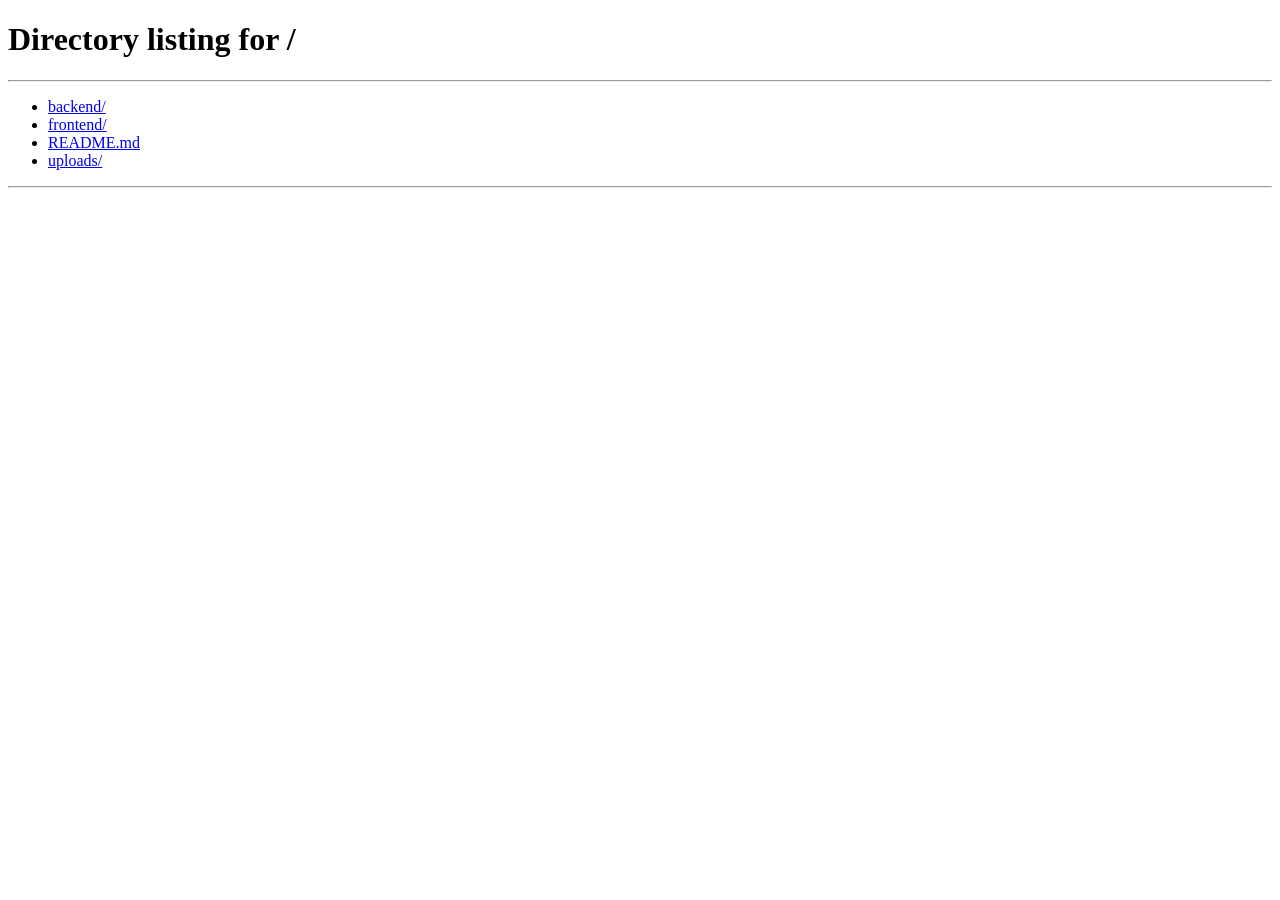
<file: frontend/protection.html>
<!DOCTYPE html>
<html lang="en">
<head>
    <meta charset="UTF-8">
    <meta name="viewport" content="width=device-width, initial-scale=1.0">
    <meta name="description" content="VirusScan Security Protection Center — Personal Android security score, threat prevention posture, and hardening tips.">
    <title>Your Protection — VirusScan Security</title>
    <link rel="stylesheet" href="css/style.css">
</head>
<body>
    <!-- Navbar -->
    <nav class="navbar">
        <div class="navbar-inner">
            <a href="/home" class="navbar-brand" aria-label="VirusScan Security home">
                <div class="navbar-brand-icon">🔎︎</div>
                <span>VirusScan Security</span>
            </a>
            <div class="navbar-right">
                <button class="nav-menu-btn" type="button" aria-expanded="false" aria-controls="site-menu">
                    Menu <span aria-hidden="true"></span>
                </button>
                <div class="site-menu" id="site-menu">
                    <a href="/home">Services</a>
                    <a href="/about">About Us</a>
                    <a href="/contact">Contact Us</a>
                    <div class="site-menu-divider"></div>
                    <a href="/scanner" class="site-menu-primary">APK Analyzer</a>
                    <a href="/protection">Protection</a>
                </div>
            </div>
        </div>
    </nav>

    <main class="container">
        <!-- Page Header -->
        <div class="page-header">
            <div class="hero-badge" style="margin-bottom: 12px;">🛡 Device Threat Posture</div>
            <h1>Your Android Security & Protection Center</h1>
            <p>Real-time security hygiene score, verified threat mitigations, and proactive guidelines to safeguard your device against sideloaded malware.</p>
        </div>

        <!-- Overall Score Card -->
        <div class="protection-score">
            <div class="score-display" style="padding: 0;">
                <div class="score-circle" id="protection-score-circle"></div>
                <div class="score-classification" id="protection-grade" style="color: var(--color-safe);">EXCELLENT DEFENSE</div>
                <div class="score-confidence" id="protection-stat-summary">Aggregated from recent APK & Network inspections</div>
            </div>

            <div style="display: flex; justify-content: center; gap: 32px; margin-top: 32px; flex-wrap: wrap;">
                <div>
                    <div style="font-size: 24px; font-weight: 800;" id="prot-threats-blocked">0</div>
                    <div style="font-size: 13px; color: var(--text-secondary);">Threats Identified</div>
                </div>
                <div style="width: 1px; background: var(--border-color); height: 40px;"></div>
                <div>
                    <div style="font-size: 24px; font-weight: 800;" id="prot-scans-total">0</div>
                    <div style="font-size: 13px; color: var(--text-secondary);">Total Audits Executed</div>
                </div>
                <div style="width: 1px; background: var(--border-color); height: 40px;"></div>
                <div>
                    <div style="font-size: 24px; font-weight: 800; color: var(--color-safe);">ACTIVE</div>
                    <div style="font-size: 13px; color: var(--text-secondary);">AI Heuristic Engine</div>
                </div>
            </div>
        </div>

        <!-- Android Hardening Tips -->
        <div class="section-header">
            <h2>Proactive Android Defense Guidelines</h2>
            <p>Essential steps to prevent unauthorized surveillance and malware persistence.</p>
        </div>

        <div class="protection-tips-grid">
            <div class="tip-card">
                <div class="tip-card-icon">🔒</div>
                <h4>Disable "Install Unknown Apps"</h4>
                <p>Never leave sideloading permissions enabled permanently for browsers or file managers. Turn off immediately after testing trusted APKs.</p>
            </div>

            <div class="tip-card">
                <div class="tip-card-icon">👁</div>
                <h4>Audit Accessibility Privileges</h4>
                <p>Malware frequently requests Accessibility permissions to log keystrokes, intercept screen taps, and automate background approvals.</p>
            </div>

            <div class="tip-card">
                <div class="tip-card-icon">📩</div>
                <h4>Restrict SMS / Notification Access</h4>
                <p>Banking trojans read incoming two-factor authentication (2FA) OTP codes through notification listener and SMS read permissions.</p>
            </div>

            <div class="tip-card">
                <div class="tip-card-icon">📜</div>
                <h4>Verify Signer Fingerprints</h4>
                <p>Before installing updates from third-party channels, inspect the SHA-256 certificate fingerprint using VirusScan Security to verify provenance.</p>
            </div>

            <div class="tip-card">
                <div class="tip-card-icon">🛡</div>
                <h4>Keep Google Play Protect Enabled</h4>
                <p>Keep runtime verification active on your handset to complement pre-installation static analysis conducted through our platform.</p>
            </div>

            <div class="tip-card">
                <div class="tip-card-icon">🌐</div>
                <h4>Examine Embedded C2 Endpoints</h4>
                <p>Always inspect outbound URLs in unknown APKs to detect hardcoded Command & Control domains or unencrypted HTTP transmissions.</p>
            </div>
        </div>

        <!-- Quick Scan CTA -->
        <div class="content-card" style="text-align: center; padding: 40px 20px;">
            <h3>Ready to audit an unknown APK package?</h3>
            <p style="margin-bottom: 20px;">Our dual-layer static decompilation and Gemini AI engine deliver results in under 5 seconds.</p>
            <a href="/scanner" class="btn btn-primary btn-lg">Launch APK Scanner</a>
        </div>
    </main>

    <!-- Footer -->
    <footer class="footer">
        <div class="container">
            <p>© 2026 <a href="/home">VirusScan Security</a> — AI-assisted Android security analysis. Built for hackathon.</p>
        </div>
    </footer>

    <script>
        document.addEventListener('DOMContentLoaded', () => {
            const b=document.querySelector('.nav-menu-btn'), m=document.getElementById('site-menu');
            if(!b||!m)return;
            b.addEventListener('click',e=>{e.stopPropagation();const o=m.classList.toggle('open');b.setAttribute('aria-expanded',String(o));});
            document.addEventListener('click',()=>{m.classList.remove('open');b.setAttribute('aria-expanded','false');});
        });
    </script>
    <script src="js/api.js"></script>
    <script src="js/app.js"></script>
    <script>
        document.addEventListener('DOMContentLoaded', async () => {
            if (!Auth.requireAuth()) return;

            try {
                const stats = await API.getStats();
                const score = stats.security_score || 85;

                drawScoreCircle('protection-score-circle', score);

                document.getElementById('prot-threats-blocked').textContent = stats.threats_detected || 0;
                document.getElementById('prot-scans-total').textContent = (stats.apk_scans || 0) + (stats.urls_analyzed || 0);

                const gradeEl = document.getElementById('protection-grade');
                if (score >= 80) {
                    gradeEl.textContent = 'EXCELLENT DEFENSE';
                    gradeEl.style.color = 'var(--color-safe)';
                } else if (score >= 60) {
                    gradeEl.textContent = 'MODERATE PROTECTION';
                    gradeEl.style.color = 'var(--color-suspicious)';
                } else {
                    gradeEl.textContent = 'DEFENSE ATTENTION REQUIRED';
                    gradeEl.style.color = 'var(--color-malicious)';
                }
            } catch (err) {
                console.error('Failed to load protection stats:', err);
                drawScoreCircle('protection-score-circle', 85);
            }
        });
    </script>
</body>
</html>
</file>
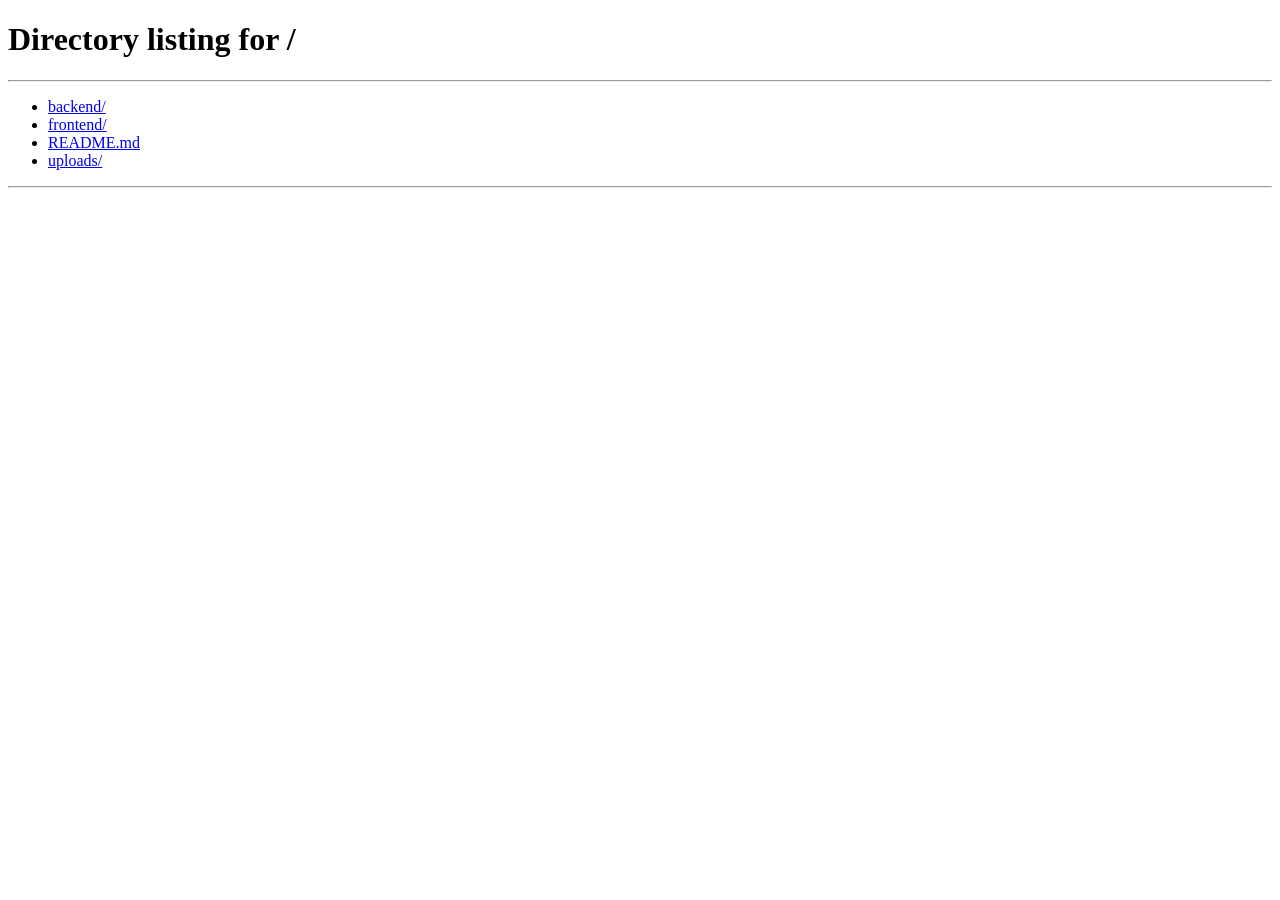
<file: frontend/scanner.html>
<!DOCTYPE html>
<html lang="en">
<head>
    <meta charset="UTF-8">
    <meta name="viewport" content="width=device-width, initial-scale=1.0">
    <meta name="description" content="VirusScan Security APK Scanner — Deep static and AI-assisted malware analysis for Android APKs.">
    <title>APK Malware Scanner — VirusScan Security</title>
    <link rel="stylesheet" href="css/style.css">
</head>
<body>
    <!-- Navbar -->
    <nav class="navbar">
        <div class="navbar-inner">
            <a href="/home" class="navbar-brand" aria-label="VirusScan Security home">
                <div class="navbar-brand-icon">🔎︎</div>
                <span>VirusScan Security</span>
            </a>
            <div class="navbar-right">
                <button class="nav-menu-btn" type="button" aria-expanded="false" aria-controls="site-menu">
                    Menu <span aria-hidden="true"></span>
                </button>
                <div class="site-menu" id="site-menu">
                    <a href="/home">Services</a>
                    <a href="/about">About Us</a>
                    <a href="/contact">Contact Us</a>
                    <div class="site-menu-divider"></div>
                    <a href="/scanner" class="site-menu-primary">APK Analyzer</a>
                    <a href="/protection">Protection</a>
                </div>
            </div>
        </div>
    </nav>

    <main class="container">
        <!-- Page Header -->
        <div class="page-header">
            <h1>Android APK Malware Scanner</h1>
            <p>Upload any Android APK file to perform automated static decompilation, heuristic threat scoring, and Gemini AI threat synthesis.</p>
        </div>

        <!-- Upload Section -->
        <section class="upload-section" id="upload-section">
            <div class="upload-zone" id="upload-zone">
                <div class="upload-icon">🔗</div>
                <h3>Drag & Drop your APK here</h3>
                <p>or click to browse your computer (Max file size: 200 MB)</p>
                <input type="file" id="apk-input" accept=".apk">

                <div class="upload-file-info" id="file-info">
                    <div class="upload-file-icon">📱</div>
                    <div>
                        <div class="upload-file-name" id="file-name">app-release.apk</div>
                        <div class="upload-file-size" id="file-size">14.2 MB</div>
                    </div>
                    <span class="upload-file-remove" id="btn-remove-file">✕ Remove</span>
                </div>
            </div>

            <div class="scan-actions">
                <button class="btn btn-primary btn-lg" id="btn-start-scan" disabled>
                    🔍 Start Security Analysis
                </button>
            </div>
        </section>

        <!-- Analysis Progress -->
        <section class="analysis-progress" id="analysis-progress">
            <h3>
                <div class="spinner"></div>
                Analyzing APK Package...
            </h3>
            <div id="progress-steps">
                <!-- Dynamically rendered steps -->
            </div>
        </section>

        <!-- Results Section -->
        <section class="results-section" id="results-section">
            <div id="demo-banner-container"></div>

            <!-- Score Summary Card -->
            <div class="result-header-card">
                <h2>Analysis Verdict</h2>
                <div class="filename" id="result-filename">Unknown APK</div>
                <div style="font-size: 13px; color: var(--text-secondary); margin-bottom: 20px;" id="result-package"></div>

                <div class="score-display">
                    <div class="score-circle" id="score-circle">
                        <!-- Rendered by drawScoreCircle -->
                    </div>
                    <div class="score-classification" id="result-classification">ANALYZING</div>
                    <div class="score-confidence" id="result-confidence">Confidence: Calculating</div>
                </div>
            </div>

            <!-- Key Metrics Breakdown -->
            <div class="results-grid" id="result-metrics">
                <!-- Rendered dynamically -->
            </div>

            <!-- AI Assessment -->
            <div id="result-ai">
                <!-- Rendered dynamically -->
            </div>

            <!-- Why Flagged / Reasons -->
            <div id="result-reasons">
                <!-- Rendered dynamically -->
            </div>

            <!-- Permissions Detail -->
            <div id="result-permissions">
                <!-- Rendered dynamically -->
            </div>

            <!-- Network Indicators -->
            <div id="result-network">
                <!-- Rendered dynamically -->
            </div>

            <!-- Components & Intents -->
            <div id="result-components">
                <!-- Rendered dynamically -->
            </div>

            <!-- Certificate Details -->
            <div id="result-certificate">
                <!-- Rendered dynamically -->
            </div>

            <!-- Recommendations -->
            <div id="result-recommendations">
                <!-- Rendered dynamically -->
            </div>

            <div style="text-align: center; margin: 40px 0 20px;">
                <a href="/scanner" class="btn btn-primary btn-lg">Scan Another APK</a>
                <a href="/home" class="btn btn-secondary btn-lg" style="margin-left: 12px;">Return to Dashboard</a>
            </div>
        </section>
    </main>

    <!-- Footer -->
    <footer class="footer">
        <div class="container">
            <p>© 2026 <a href="/home">VirusScan Security</a> — AI-assisted Android security analysis. Built for hackathon.</p>
        </div>
    </footer>

    <script>
        document.addEventListener('DOMContentLoaded', () => {
            const b=document.querySelector('.nav-menu-btn'), m=document.getElementById('site-menu');
            if(!b||!m)return;
            b.addEventListener('click',e=>{e.stopPropagation();const o=m.classList.toggle('open');b.setAttribute('aria-expanded',String(o));});
            document.addEventListener('click',()=>{m.classList.remove('open');b.setAttribute('aria-expanded','false');});
        });
    </script>
    <script src="js/api.js"></script>
    <script src="js/app.js"></script>
    <script src="js/scanner.js"></script>
</body>
</html>
</file>
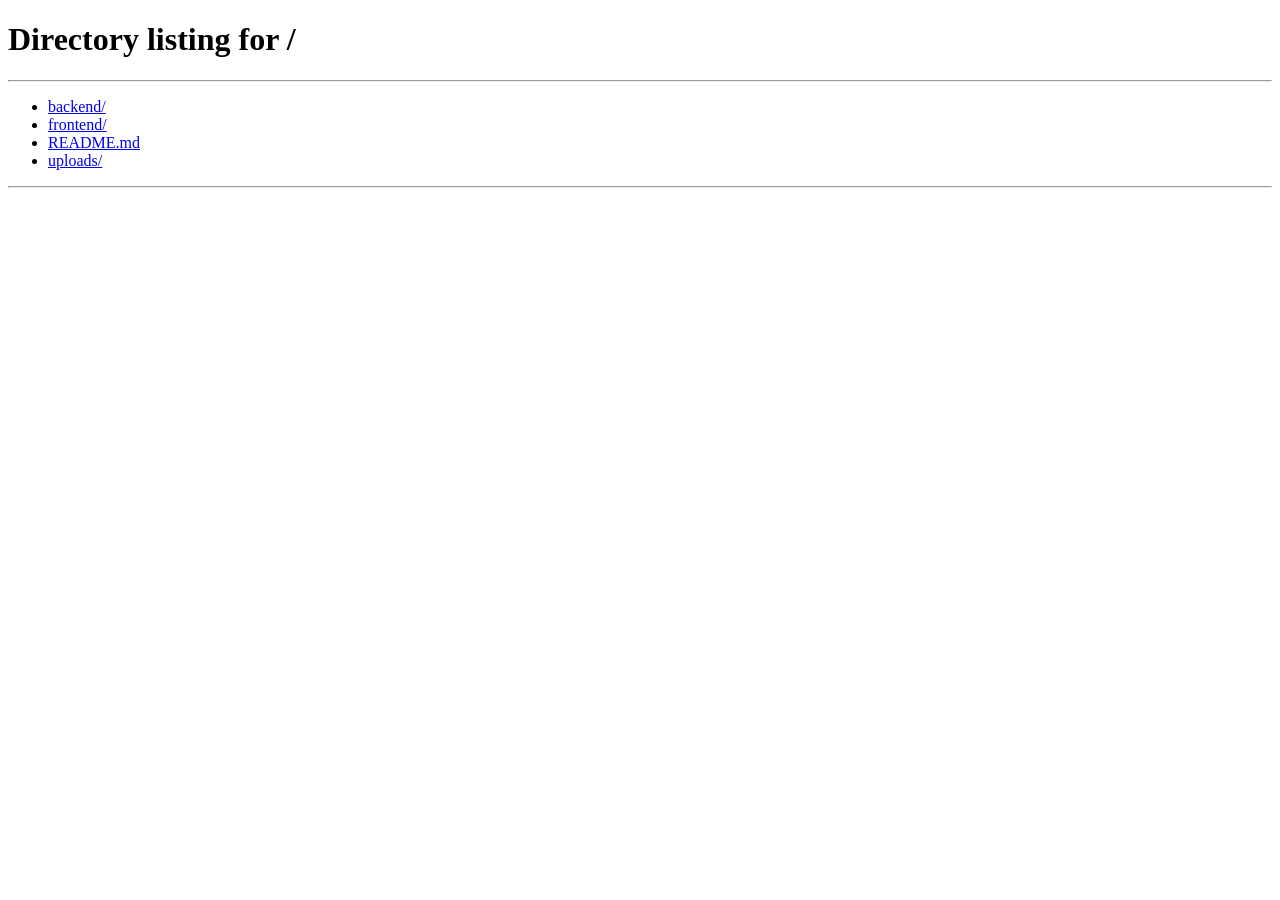
<file: frontend/url.html>
<!DOCTYPE html>
<html lang="en">
<head>
    <meta charset="UTF-8">
    <meta name="viewport" content="width=device-width, initial-scale=1.0">
    <meta name="description" content="VirusScan Security URL Analyzer — Detect malicious links, phishing domains, and suspicious endpoints.">
    <title>URL & Network Analyzer — VirusScan Security</title>
    <link rel="stylesheet" href="css/style.css">
</head>
<body>
    <!-- Navbar -->
    <nav class="navbar">
        <div class="navbar-inner">
            <a href="/home" class="navbar-brand" aria-label="VirusScan Security home">
                <div class="navbar-brand-icon">🔎︎</div>
                <span>VirusScan Security</span>
            </a>
            <div class="navbar-right">
                <button class="nav-menu-btn" type="button" aria-expanded="false" aria-controls="site-menu">
                    Menu <span aria-hidden="true">⌄</span>
                </button>
                <div class="site-menu" id="site-menu">
                    <a href="/home">Services</a>
                    <a href="/about">About Us</a>
                    <a href="/contact">Contact Us</a>
                    <div class="site-menu-divider"></div>
                    <a href="/scanner" class="site-menu-primary">APK Analyzer</a>
                    <a href="/url-analyzer">URL Analyzer</a>
                    <a href="/protection">Protection</a>
                </div>
            </div>
        </div>
    </nav>

    <main class="container">
        <!-- Page Header -->
        <div class="page-header">
            <div class="hero-badge" style="margin-bottom: 12px;">🌐 Network Threat Detection</div>
            <h1>URL & Network Analyzer</h1>
            <p>Scan web links, APK download endpoints, and suspicious domains to uncover malware delivery, phishing vectors, and risky infrastructure.</p>
        </div>

        <!-- URL Input Section -->
        <div class="content-card" style="max-width: 800px; margin: 0 auto var(--space-xl);">
            <div class="url-input-group">
                <input type="text" id="url-input" class="url-input" placeholder="e.g. https://secure-android-update.cc/payload.apk" autofocus>
                <button class="btn btn-primary btn-lg" id="btn-analyze-url">
                    🔍 Analyze URL
                </button>
            </div>

            <!-- Quick Demo URLs -->
            <div style="margin-top: 16px; font-size: 13px; color: var(--text-secondary);">
                <span>Quick Test Samples:</span>
                <div style="display: flex; gap: 8px; margin-top: 8px; flex-wrap: wrap;">
                    <button class="btn btn-sm btn-secondary sample-url" data-url="http://192.168.1.100:8080/malicious_payload.apk">
                        Direct IP APK Link
                    </button>
                    <button class="btn btn-sm btn-secondary sample-url" data-url="https://secure-login-verify-account.tk/android/auth">
                        Phishing Free-TLD URL
                    </button>
                    <button class="btn btn-sm btn-secondary sample-url" data-url="https://github.com/android/platform-tools">
                        Safe Verified URL
                    </button>
                </div>
            </div>
        </div>

        <!-- Loading State -->
        <div id="url-loading" style="display: none; text-align: center; padding: 40px 0;">
            <div class="spinner" style="margin: 0 auto 16px; width: 36px; height: 36px; border-width: 3px;"></div>
            <p style="font-weight: 600; color: var(--text-main);">Inspecting URL structure, domain reputation, and AI heuristics...</p>
        </div>

        <!-- Results Section -->
        <section id="url-results" style="display: none; max-width: 860px; margin: 0 auto var(--space-3xl);">
            <div class="result-header-card">
                <h2>URL Reputation Analysis</h2>
                <div class="filename" id="url-target-display" style="word-break: break-all;"></div>

                <div class="score-display">
                    <div class="score-circle" id="url-score-circle"></div>
                    <div class="score-classification" id="url-classification">SAFE</div>
                    <div class="score-confidence" id="url-confidence">Confidence: HIGH</div>
                </div>
            </div>

            <!-- URL Attributes Grid -->
            <div class="results-grid" style="grid-template-columns: repeat(auto-fit, minmax(180px, 1fr));">
                <div class="result-metric">
                    <div class="result-metric-icon">🌐</div>
                    <div class="result-metric-value" id="res-hostname" style="font-size: 15px; font-family: 'JetBrains Mono';">Unknown</div>
                    <div class="result-metric-label">Hostname</div>
                </div>
                <div class="result-metric">
                    <div class="result-metric-icon">🔒</div>
                    <div class="result-metric-value" id="res-scheme" style="font-size: 16px;">HTTPS</div>
                    <div class="result-metric-label">Protocol Scheme</div>
                </div>
                <div class="result-metric">
                    <div class="result-metric-icon">🚩</div>
                    <div class="result-metric-value" id="res-indicators-count">0</div>
                    <div class="result-metric-label">Risk Flags</div>
                </div>
            </div>

            <!-- AI Assessment -->
            <div id="url-ai-assessment"></div>

            <!-- Flagged Indicators -->
            <div class="detail-card" id="indicators-card">
                <h3>⚠ URL Indicators & Signals</h3>
                <div id="indicators-list"></div>
            </div>

            <!-- Recommendations -->
            <div class="detail-card">
                <h3>🛡 Recommended Action</h3>
                <div id="url-action-banner" style="padding: 16px; border-radius: var(--radius-md); text-align: center; margin-bottom: 16px;"></div>
                <ul class="recommendations-list" id="url-recommendations"></ul>
            </div>
        </section>
    </main>

    <!-- Footer -->
    <footer class="footer">
        <div class="container">
            <p>© 2026 <a href="/home">VirusScan Security</a> — AI-assisted Android security analysis. Built for hackathon.</p>
        </div>
    </footer>

    <script>
        document.addEventListener('DOMContentLoaded', () => {
            const b=document.querySelector('.nav-menu-btn'), m=document.getElementById('site-menu');
            if(!b||!m)return;
            b.addEventListener('click',e=>{e.stopPropagation();const o=m.classList.toggle('open');b.setAttribute('aria-expanded',String(o));});
            document.addEventListener('click',()=>{m.classList.remove('open');b.setAttribute('aria-expanded','false');});
        });
    </script>
    <script src="js/api.js"></script>
    <script src="js/app.js"></script>
    <script>
        document.addEventListener('DOMContentLoaded', () => {
            if (!Auth.requireAuth()) return;

            const input = document.getElementById('url-input');
            const analyzeBtn = document.getElementById('btn-analyze-url');

            // Quick samples
            document.querySelectorAll('.sample-url').forEach(btn => {
                btn.addEventListener('click', () => {
                    input.value = btn.getAttribute('data-url');
                    runUrlScan(input.value.trim());
                });
            });

            // Analyze button click
            analyzeBtn.addEventListener('click', () => {
                const url = input.value.trim();
                if (!url) {
                    Toast.warning('Please enter a URL to analyze.');
                    return;
                }
                runUrlScan(url);
            });

            // Enter key trigger
            input.addEventListener('keydown', (e) => {
                if (e.key === 'Enter') {
                    analyzeBtn.click();
                }
            });
        });

        async function runUrlScan(url) {
            const loading = document.getElementById('url-loading');
            const results = document.getElementById('url-results');

            loading.style.display = 'block';
            results.style.display = 'none';

            try {
                const data = await API.analyzeURL(url);
                loading.style.display = 'none';

                if (!data.success) {
                    throw new Error(data.error || 'URL analysis failed');
                }

                renderUrlResults(data);
                Toast.success('URL analysis complete!');
            } catch (err) {
                loading.style.display = 'none';
                Toast.error(err.message);
            }
        }

        function renderUrlResults(data) {
            const results = document.getElementById('url-results');
            results.style.display = 'block';

            const score = data.risk_score || 0;
            const classification = data.classification || 'SAFE';

            document.getElementById('url-target-display').textContent = data.url;
            document.getElementById('res-hostname').textContent = data.hostname || 'N/A';
            document.getElementById('res-scheme').textContent = (data.scheme || 'http').toUpperCase();
            document.getElementById('res-indicators-count').textContent = (data.indicators || []).length;

            const classEl = document.getElementById('url-classification');
            classEl.textContent = classification;
            classEl.style.color = getClassificationColor(classification);

            const confEl = document.getElementById('url-confidence');
            confEl.textContent = `Confidence: ${data.gemini_analysis?.confidence || 'MEDIUM'}`;

            drawScoreCircle('url-score-circle', score);

            // Indicators
            const indicatorsList = document.getElementById('indicators-list');
            if (!data.indicators || data.indicators.length === 0) {
                indicatorsList.innerHTML = '<p style="color: var(--color-safe); font-weight: 500;">✓ No suspicious URL indicators identified.</p>';
            } else {
                indicatorsList.innerHTML = data.indicators.map(ind => `
                    <div class="reason-item ${ind.severity === 'high' ? 'high' : ''}">
                        <div class="reason-title">
                            ${ind.severity === 'high' ? '🔴' : '🟡'} ${escapeHtml(ind.name)}
                            <span class="badge badge-${ind.severity === 'high' ? 'malicious' : 'suspicious'}" style="margin-left: 8px; font-size: 10px;">
                                +${ind.points} pts
                            </span>
                        </div>
                        <div class="reason-desc">${escapeHtml(ind.description)}</div>
                    </div>
                `).join('');
            }

            // AI Assessment
            const aiContainer = document.getElementById('url-ai-assessment');
            if (data.gemini_analysis) {
                aiContainer.innerHTML = `
                    <div class="ai-assessment">
                        <h3>🤖 AI Link Evaluation
                            <span class="badge badge-info" style="margin-left: 8px; font-size: 10px;">Powered by Gemini</span>
                        </h3>
                        <p style="margin-bottom: 12px;">${escapeHtml(data.gemini_analysis.summary || '')}</p>
                        ${data.gemini_analysis.reasons?.length ? `
                            <ul style="list-style: none; padding: 0;">
                                ${data.gemini_analysis.reasons.map(r => `
                                    <li style="padding: 4px 0; font-size: 13px; display: flex; gap: 8px;">
                                        <span style="color: var(--accent-secondary);">▸</span> ${escapeHtml(r)}
                                    </li>
                                `).join('')}
                            </ul>
                        ` : ''}
                    </div>
                `;
            } else {
                aiContainer.innerHTML = `
                    <div class="ai-assessment" style="background: var(--bg-hover); border-color: var(--border-color);">
                        <h3 style="color: var(--text-secondary);">🤖 AI Link Evaluation</h3>
                        <p style="color: var(--text-secondary);">Heuristic evaluation applied. Configure GEMINI_API_KEY in .env for generative intelligence.</p>
                    </div>
                `;
            }

            // Recommendations
            const actionBanner = document.getElementById('url-action-banner');
            const recList = document.getElementById('url-recommendations');

            if (classification === 'MALICIOUS') {
                actionBanner.style.background = 'var(--color-malicious-light)';
                actionBanner.innerHTML = '<strong style="color: var(--color-malicious); font-size: 16px;">BLOCK / DO NOT OPEN</strong><div style="font-size: 13px; color: var(--text-secondary); margin-top: 4px;">This link shows strong characteristics of phishing, malware hosting, or fraudulent infrastructure.</div>';
                recList.innerHTML = `
                    <li>Do not click or navigate to this destination.</li>
                    <li>If received via SMS or chat, report the sender as spam/phishing.</li>
                    <li>Do not download or install any .apk payload delivered by this domain.</li>
                `;
            } else if (classification === 'SUSPICIOUS') {
                actionBanner.style.background = 'var(--color-suspicious-light)';
                actionBanner.innerHTML = '<strong style="color: var(--color-suspicious); font-size: 16px;">PROCEED WITH CAUTION</strong><div style="font-size: 13px; color: var(--text-secondary); margin-top: 4px;">Heuristics found anomalous characteristics (e.g. raw IP address, unusual TLD, or sensitive terms).</div>';
                recList.innerHTML = `
                    <li>Inspect the full destination address before providing credentials.</li>
                    <li>Verify whether the domain belongs to the official service provider.</li>
                `;
            } else {
                actionBanner.style.background = 'var(--color-safe-light)';
                actionBanner.innerHTML = '<strong style="color: var(--color-safe); font-size: 16px;">NO ANOMALIES FOUND</strong><div style="font-size: 13px; color: var(--text-secondary); margin-top: 4px;">Domain and URL formatting appear standard.</div>';
                recList.innerHTML = `
                    <li>Always ensure HTTPS connection is active and valid.</li>
                    <li>Never enter sensitive passwords on unknown third-party websites.</li>
                `;
            }

            results.scrollIntoView({ behavior: 'smooth' });
        }
    </script>
</body>
</html>
</file>
<file: frontend/css/style.css>
/* ============================================
   VirusScan Security - Design System
   Color Palette: Warm Ivory Theme
   ============================================ */

/* ---------- Google Fonts ---------- */
@import url('https://fonts.googleapis.com/css2?family=Inter:wght@300;400;500;600;700;800;900&family=JetBrains+Mono:wght@400;500;600&display=swap');

/* ---------- CSS Variables ---------- */
:root {
    /* Primary Palette */
    --bg-main: #F7F5F0;
    --bg-card: #FFFFFF;
    --text-main: #17202A;
    --accent-primary: #E4573D;
    --accent-secondary: #52677A;
    --color-safe: #16805C;
    --color-suspicious: #C98200;
    --color-malicious: #C9362B;
    --text-secondary: #667085;
    --border-color: #D9DDE3;
    --bg-hover: #F2F3F5;

    /* Extended Palette */
    --accent-primary-light: #fce8e4;
    --accent-primary-dark: #c73e26;
    --accent-secondary-light: #e8edf2;
    --accent-secondary-dark: #3d4f5e;
    --color-safe-light: #e6f5ee;
    --color-suspicious-light: #fef5e0;
    --color-malicious-light: #fce4e3;

    /* Auth Page Dark Theme */
    --auth-bg: #070B14;
    --auth-card: rgba(16, 24, 39, 0.85);
    --auth-text: #E5E7EB;
    --auth-accent: #2563EB;
    --auth-accent-secondary: #06B6D4;
    --auth-border: rgba(255, 255, 255, 0.08);

    /* Shadows */
    --shadow-sm: 0 1px 3px rgba(23, 32, 42, 0.06);
    --shadow-md: 0 4px 12px rgba(23, 32, 42, 0.08);
    --shadow-lg: 0 8px 30px rgba(23, 32, 42, 0.10);
    --shadow-xl: 0 16px 48px rgba(23, 32, 42, 0.12);

    /* Transitions */
    --transition-fast: 150ms cubic-bezier(0.4, 0, 0.2, 1);
    --transition-base: 250ms cubic-bezier(0.4, 0, 0.2, 1);
    --transition-slow: 400ms cubic-bezier(0.4, 0, 0.2, 1);

    /* Border Radius */
    --radius-sm: 6px;
    --radius-md: 10px;
    --radius-lg: 16px;
    --radius-xl: 24px;
    --radius-full: 9999px;

    /* Spacing */
    --space-xs: 4px;
    --space-sm: 8px;
    --space-md: 16px;
    --space-lg: 24px;
    --space-xl: 32px;
    --space-2xl: 48px;
    --space-3xl: 64px;
}

/* ---------- Reset & Base ---------- */
*, *::before, *::after {
    margin: 0;
    padding: 0;
    box-sizing: border-box;
}

html {
    scroll-behavior: smooth;
    -webkit-font-smoothing: antialiased;
    -moz-osx-font-smoothing: grayscale;
}

body {
    font-family: 'Inter', -apple-system, BlinkMacSystemFont, sans-serif;
    color: var(--text-main);
    background: var(--bg-main);
    line-height: 1.6;
    min-height: 100vh;
}

a {
    text-decoration: none;
    color: inherit;
    transition: color var(--transition-fast);
}

button {
    cursor: pointer;
    border: none;
    background: none;
    font-family: inherit;
    font-size: inherit;
}

input, textarea, select {
    font-family: inherit;
    font-size: inherit;
    border: none;
    outline: none;
}

img {
    max-width: 100%;
    display: block;
}

/* ---------- Utility Classes ---------- */
.container {
    max-width: 1200px;
    margin: 0 auto;
    padding: 0 var(--space-lg);
}

.mono {
    font-family: 'JetBrains Mono', monospace;
}

.text-safe { color: var(--color-safe); }
.text-suspicious { color: var(--color-suspicious); }
.text-malicious { color: var(--color-malicious); }
.text-secondary { color: var(--text-secondary); }
.text-accent { color: var(--accent-primary); }

.badge {
    display: inline-flex;
    align-items: center;
    gap: 6px;
    padding: 4px 12px;
    border-radius: var(--radius-full);
    font-size: 12px;
    font-weight: 600;
    text-transform: uppercase;
    letter-spacing: 0.5px;
}

.badge-safe { background: var(--color-safe-light); color: var(--color-safe); }
.badge-suspicious { background: var(--color-suspicious-light); color: var(--color-suspicious); }
.badge-malicious { background: var(--color-malicious-light); color: var(--color-malicious); }
.badge-info { background: var(--accent-secondary-light); color: var(--accent-secondary); }
.badge-demo { background: #ede9fe; color: #7c3aed; }

/* ============================================
   AUTH PAGE (Dark Cybersecurity Theme)
   ============================================ */
.auth-page {
    background: var(--auth-bg);
    min-height: 100vh;
    display: flex;
    align-items: center;
    justify-content: center;
    position: relative;
    overflow: hidden;
    color: var(--auth-text);
}

/* Animated grid background */
.auth-bg-grid {
    position: absolute;
    inset: 0;
    background-image:
        linear-gradient(rgba(37, 99, 235, 0.06) 1px, transparent 1px),
        linear-gradient(90deg, rgba(37, 99, 235, 0.06) 1px, transparent 1px);
    background-size: 60px 60px;
    animation: gridPulse 8s ease-in-out infinite;
}

@keyframes gridPulse {
    0%, 100% { opacity: 0.4; }
    50% { opacity: 0.8; }
}

/* Floating orbs */
.auth-bg-orb {
    position: absolute;
    border-radius: 50%;
    filter: blur(80px);
    opacity: 0.3;
    animation: orbFloat 12s ease-in-out infinite;
}

.auth-bg-orb--1 {
    width: 400px;
    height: 400px;
    background: var(--auth-accent);
    top: -100px;
    right: -100px;
    animation-delay: -2s;
}

.auth-bg-orb--2 {
    width: 350px;
    height: 350px;
    background: var(--auth-accent-secondary);
    bottom: -80px;
    left: -80px;
    animation-delay: -6s;
}

.auth-bg-orb--3 {
    width: 250px;
    height: 250px;
    background: #7c3aed;
    top: 50%;
    left: 50%;
    animation-delay: -4s;
}

@keyframes orbFloat {
    0%, 100% { transform: translate(0, 0) scale(1); }
    33% { transform: translate(30px, -20px) scale(1.05); }
    66% { transform: translate(-20px, 15px) scale(0.95); }
}

/* Auth card */
.auth-card {
    position: relative;
    z-index: 2;
    width: 100%;
    max-width: 440px;
    padding: var(--space-2xl);
    background: var(--auth-card);
    backdrop-filter: blur(20px);
    -webkit-backdrop-filter: blur(20px);
    border: 1px solid var(--auth-border);
    border-radius: var(--radius-xl);
    text-align: center;
    box-shadow: 0 24px 80px rgba(0, 0, 0, 0.4);
}

.auth-shield-icon {
    width: 72px;
    height: 72px;
    margin: 0 auto var(--space-lg);
    background: linear-gradient(135deg, var(--auth-accent), var(--auth-accent-secondary));
    border-radius: var(--radius-lg);
    display: flex;
    align-items: center;
    justify-content: center;
    font-size: 32px;
    box-shadow: 0 8px 32px rgba(37, 99, 235, 0.3);
}

.auth-title {
    font-size: 28px;
    font-weight: 800;
    letter-spacing: -0.5px;
    margin-bottom: var(--space-xs);
    background: linear-gradient(135deg, #fff, #94a3b8);
    -webkit-background-clip: text;
    -webkit-text-fill-color: transparent;
    background-clip: text;
}

.auth-subtitle {
    font-size: 14px;
    color: var(--auth-accent-secondary);
    font-weight: 500;
    text-transform: uppercase;
    letter-spacing: 2px;
    margin-bottom: var(--space-lg);
}

.auth-description {
    font-size: 15px;
    color: #94a3b8;
    margin-bottom: var(--space-xl);
    line-height: 1.6;
}

.auth-google-btn {
    display: inline-flex;
    align-items: center;
    justify-content: center;
    gap: 12px;
    width: 100%;
    padding: 14px 24px;
    background: #FFFFFF;
    color: #1f2937;
    font-size: 15px;
    font-weight: 600;
    border-radius: var(--radius-md);
    transition: all var(--transition-base);
    box-shadow: 0 2px 8px rgba(0, 0, 0, 0.15);
}

.auth-google-btn:hover {
    transform: translateY(-2px);
    box-shadow: 0 6px 20px rgba(0, 0, 0, 0.25);
}

.auth-google-btn svg {
    width: 20px;
    height: 20px;
}

.auth-divider {
    display: flex;
    align-items: center;
    gap: 16px;
    margin: var(--space-lg) 0;
    color: #475569;
    font-size: 13px;
}

.auth-divider::before,
.auth-divider::after {
    content: '';
    flex: 1;
    height: 1px;
    background: var(--auth-border);
}

.auth-features {
    display: flex;
    justify-content: center;
    gap: var(--space-xl);
    margin-top: var(--space-xl);
    padding-top: var(--space-lg);
    border-top: 1px solid var(--auth-border);
}

.auth-feature {
    text-align: center;
}

.auth-feature-icon {
    font-size: 20px;
    margin-bottom: 4px;
}

.auth-feature-label {
    font-size: 11px;
    color: #64748b;
    font-weight: 500;
}

/* ============================================
   NAVBAR
   ============================================ */
.navbar {
    position: sticky;
    top: 0;
    z-index: 100;
    background: var(--bg-card);
    border-bottom: 1px solid var(--border-color);
    box-shadow: var(--shadow-sm);
    padding: 0 var(--space-lg);
    height: 64px;
    display: flex;
    align-items: center;
}

.navbar-inner {
    max-width: 1200px;
    width: 100%;
    margin: 0 auto;
    display: flex;
    align-items: center;
    justify-content: space-between;
}

.navbar-brand {
    display: flex;
    align-items: center;
    gap: 10px;
    font-size: 18px;
    font-weight: 800;
    color: var(--text-main);
    letter-spacing: -0.3px;
}

.navbar-brand-icon {
    width: 36px;
    height: 36px;
    background: linear-gradient(135deg, var(--accent-primary), var(--accent-primary-dark));
    border-radius: var(--radius-sm);
    display: flex;
    align-items: center;
    justify-content: center;
    font-size: 18px;
    color: #fff;
    box-shadow: 0 2px 8px rgba(228, 87, 61, 0.25);
}

.navbar-nav {
    display: flex;
    align-items: center;
    gap: var(--space-xs);
    list-style: none;
}

.navbar-nav a {
    padding: 8px 16px;
    font-size: 14px;
    font-weight: 500;
    color: var(--text-secondary);
    border-radius: var(--radius-sm);
    transition: all var(--transition-fast);
}

.navbar-nav a:hover,
.navbar-nav a.active {
    color: var(--accent-primary);
    background: var(--accent-primary-light);
}

.navbar-user {
    position: relative;
}

.navbar-user-btn {
    display: flex;
    align-items: center;
    gap: 8px;
    padding: 6px 12px;
    border-radius: var(--radius-full);
    border: 1px solid var(--border-color);
    background: var(--bg-card);
    transition: all var(--transition-fast);
    font-size: 14px;
    font-weight: 500;
    color: var(--text-main);
}

.navbar-user-btn:hover {
    border-color: var(--accent-primary);
    box-shadow: 0 0 0 3px var(--accent-primary-light);
}

.navbar-user-avatar {
    width: 30px;
    height: 30px;
    border-radius: 50%;
    background: linear-gradient(135deg, var(--accent-primary), var(--accent-secondary));
    display: flex;
    align-items: center;
    justify-content: center;
    color: #fff;
    font-size: 13px;
    font-weight: 700;
}

.navbar-dropdown {
    position: absolute;
    top: calc(100% + 8px);
    right: 0;
    width: 200px;
    background: var(--bg-card);
    border: 1px solid var(--border-color);
    border-radius: var(--radius-md);
    box-shadow: var(--shadow-lg);
    opacity: 0;
    visibility: hidden;
    transform: translateY(-8px);
    transition: all var(--transition-fast);
    overflow: hidden;
}

.navbar-dropdown.open {
    opacity: 1;
    visibility: visible;
    transform: translateY(0);
}

.navbar-dropdown a {
    display: flex;
    align-items: center;
    gap: 10px;
    padding: 10px 16px;
    font-size: 14px;
    color: var(--text-main);
    transition: background var(--transition-fast);
}

.navbar-dropdown a:hover {
    background: var(--bg-hover);
}

.navbar-dropdown-divider {
    height: 1px;
    background: var(--border-color);
}

/* Mobile menu */
.navbar-mobile-toggle {
    display: none;
    padding: 8px;
    font-size: 22px;
    color: var(--text-main);
}

@media (max-width: 768px) {
    .navbar-nav {
        display: none;
        position: absolute;
        top: 64px;
        left: 0;
        right: 0;
        flex-direction: column;
        background: var(--bg-card);
        border-bottom: 1px solid var(--border-color);
        padding: var(--space-md);
        box-shadow: var(--shadow-md);
    }

    .navbar-nav.open {
        display: flex;
    }

    .navbar-mobile-toggle {
        display: block;
    }
}

/* ============================================
   HERO SECTION
   ============================================ */
.hero {
    padding: var(--space-3xl) 0 var(--space-2xl);
    text-align: center;
}

.hero-badge {
    display: inline-flex;
    align-items: center;
    gap: 6px;
    padding: 6px 16px;
    background: var(--accent-primary-light);
    color: var(--accent-primary);
    border-radius: var(--radius-full);
    font-size: 13px;
    font-weight: 600;
    margin-bottom: var(--space-lg);
}

.hero h1 {
    font-size: clamp(32px, 5vw, 48px);
    font-weight: 800;
    letter-spacing: -1px;
    line-height: 1.15;
    color: var(--text-main);
    margin-bottom: var(--space-md);
}

.hero h1 span {
    color: var(--accent-primary);
}

.hero p {
    font-size: 17px;
    color: var(--text-secondary);
    max-width: 560px;
    margin: 0 auto var(--space-xl);
    line-height: 1.7;
}

.hero-actions {
    display: flex;
    align-items: center;
    justify-content: center;
    gap: var(--space-md);
    flex-wrap: wrap;
}

/* Buttons */
.btn {
    display: inline-flex;
    align-items: center;
    justify-content: center;
    gap: 8px;
    padding: 12px 24px;
    font-size: 14px;
    font-weight: 600;
    border-radius: var(--radius-md);
    transition: all var(--transition-base);
    white-space: nowrap;
}

.btn-primary {
    background: var(--accent-primary);
    color: #fff;
    box-shadow: 0 4px 14px rgba(228, 87, 61, 0.3);
}

.btn-primary:hover {
    background: var(--accent-primary-dark);
    transform: translateY(-2px);
    box-shadow: 0 6px 20px rgba(228, 87, 61, 0.4);
}

.btn-secondary {
    background: var(--bg-card);
    color: var(--text-main);
    border: 1px solid var(--border-color);
}

.btn-secondary:hover {
    border-color: var(--accent-primary);
    color: var(--accent-primary);
    background: var(--accent-primary-light);
}

.btn-outline {
    background: transparent;
    color: var(--accent-primary);
    border: 1.5px solid var(--accent-primary);
}

.btn-outline:hover {
    background: var(--accent-primary);
    color: #fff;
}

.btn-ghost {
    color: var(--text-secondary);
    padding: 8px 16px;
}

.btn-ghost:hover {
    color: var(--accent-primary);
    background: var(--accent-primary-light);
}

.btn-lg {
    padding: 14px 32px;
    font-size: 15px;
}

.btn-sm {
    padding: 8px 16px;
    font-size: 13px;
}

.btn-icon {
    width: 40px;
    height: 40px;
    padding: 0;
    border-radius: var(--radius-sm);
}

.btn:disabled {
    opacity: 0.5;
    cursor: not-allowed;
    transform: none !important;
}

/* ============================================
   STATS CARDS
   ============================================ */
.stats-grid {
    display: grid;
    grid-template-columns: repeat(auto-fit, minmax(200px, 1fr));
    gap: var(--space-md);
    margin-top: var(--space-xl);
}

.stat-card {
    background: var(--bg-card);
    border: 1px solid var(--border-color);
    border-radius: var(--radius-lg);
    padding: var(--space-lg);
    display: flex;
    align-items: center;
    gap: var(--space-md);
    transition: all var(--transition-base);
}

.stat-card:hover {
    box-shadow: var(--shadow-md);
    transform: translateY(-2px);
}

.stat-icon {
    width: 48px;
    height: 48px;
    border-radius: var(--radius-md);
    display: flex;
    align-items: center;
    justify-content: center;
    font-size: 22px;
    flex-shrink: 0;
}

.stat-icon--scans { background: var(--accent-primary-light); }
.stat-icon--threats { background: var(--color-malicious-light); }
.stat-icon--urls { background: var(--accent-secondary-light); }
.stat-icon--score { background: var(--color-safe-light); }

.stat-value {
    font-size: 24px;
    font-weight: 800;
    color: var(--text-main);
    line-height: 1;
}

.stat-label {
    font-size: 13px;
    color: var(--text-secondary);
    margin-top: 2px;
}

/* ============================================
   FEATURE CARDS
   ============================================ */
.section-header {
    text-align: center;
    margin-bottom: var(--space-xl);
}

.section-header h2 {
    font-size: 28px;
    font-weight: 800;
    letter-spacing: -0.5px;
    color: var(--text-main);
    margin-bottom: var(--space-sm);
}

.section-header p {
    font-size: 15px;
    color: var(--text-secondary);
    max-width: 500px;
    margin: 0 auto;
}

.features-section {
    padding: var(--space-2xl) 0;
}

.features-grid {
    display: grid;
    grid-template-columns: repeat(auto-fit, minmax(340px, 1fr));
    gap: var(--space-lg);
}

.feature-card {
    background: var(--bg-card);
    border: 1px solid var(--border-color);
    border-radius: var(--radius-lg);
    padding: var(--space-xl);
    transition: all var(--transition-base);
    position: relative;
    overflow: hidden;
}

.feature-card::before {
    content: '';
    position: absolute;
    top: 0;
    left: 0;
    right: 0;
    height: 3px;
    background: linear-gradient(90deg, var(--accent-primary), var(--accent-secondary));
    opacity: 0;
    transition: opacity var(--transition-base);
}

.feature-card:hover {
    box-shadow: var(--shadow-lg);
    transform: translateY(-4px);
    border-color: transparent;
}

.feature-card:hover::before {
    opacity: 1;
}

.feature-icon {
    width: 56px;
    height: 56px;
    border-radius: var(--radius-md);
    display: flex;
    align-items: center;
    justify-content: center;
    font-size: 26px;
    margin-bottom: var(--space-md);
}

.feature-icon--scanner { background: var(--accent-primary-light); }
.feature-icon--url { background: var(--accent-secondary-light); }
.feature-icon--behavior { background: var(--color-suspicious-light); }
.feature-icon--cert { background: #ede9fe; }
.feature-icon--protection { background: var(--color-safe-light); }

.feature-card h3 {
    font-size: 18px;
    font-weight: 700;
    margin-bottom: var(--space-sm);
    color: var(--text-main);
}

.feature-card p {
    font-size: 14px;
    color: var(--text-secondary);
    line-height: 1.6;
    margin-bottom: var(--space-md);
}

.feature-tag {
    display: inline-block;
    padding: 3px 10px;
    font-size: 11px;
    font-weight: 600;
    border-radius: var(--radius-full);
    text-transform: uppercase;
    letter-spacing: 0.5px;
    margin-bottom: var(--space-md);
}

.feature-tag--core { background: var(--accent-primary-light); color: var(--accent-primary); }
.feature-tag--network { background: var(--accent-secondary-light); color: var(--accent-secondary); }
.feature-tag--analysis { background: var(--color-suspicious-light); color: var(--color-suspicious); }
.feature-tag--security { background: #ede9fe; color: #7c3aed; }
.feature-tag--protection { background: var(--color-safe-light); color: var(--color-safe); }

/* ============================================
   UPLOAD AREA
   ============================================ */
.upload-section {
    padding: var(--space-2xl) 0;
}

.upload-zone {
    background: var(--bg-card);
    border: 2px dashed var(--border-color);
    border-radius: var(--radius-xl);
    padding: var(--space-3xl) var(--space-xl);
    text-align: center;
    transition: all var(--transition-base);
    cursor: pointer;
    position: relative;
}

.upload-zone:hover,
.upload-zone.dragover {
    border-color: var(--accent-primary);
    background: var(--accent-primary-light);
}

.upload-zone.dragover {
    transform: scale(1.01);
}

.upload-icon {
    font-size: 48px;
    margin-bottom: var(--space-md);
    opacity: 0.6;
}

.upload-zone h3 {
    font-size: 20px;
    font-weight: 700;
    margin-bottom: var(--space-sm);
    color: var(--text-main);
}

.upload-zone p {
    font-size: 14px;
    color: var(--text-secondary);
    margin-bottom: var(--space-md);
}

.upload-zone input[type="file"] {
    display: none;
}

.upload-file-info {
    display: none;
    align-items: center;
    justify-content: center;
    gap: var(--space-md);
    padding: var(--space-md);
    background: var(--bg-hover);
    border-radius: var(--radius-md);
    margin-top: var(--space-md);
}

.upload-file-info.visible {
    display: flex;
}

.upload-file-icon {
    font-size: 28px;
}

.upload-file-name {
    font-weight: 600;
    color: var(--text-main);
    font-size: 14px;
}

.upload-file-size {
    font-size: 13px;
    color: var(--text-secondary);
}

.upload-file-remove {
    color: var(--color-malicious);
    padding: 4px 8px;
    font-size: 13px;
    font-weight: 600;
    cursor: pointer;
    border-radius: var(--radius-sm);
    transition: background var(--transition-fast);
}

.upload-file-remove:hover {
    background: var(--color-malicious-light);
}

.scan-actions {
    margin-top: var(--space-lg);
    display: flex;
    align-items: center;
    justify-content: center;
    gap: var(--space-md);
}

/* ============================================
   ANALYSIS PROGRESS
   ============================================ */
.analysis-progress {
    display: none;
    max-width: 600px;
    margin: var(--space-xl) auto;
    background: var(--bg-card);
    border: 1px solid var(--border-color);
    border-radius: var(--radius-lg);
    padding: var(--space-xl);
}

.analysis-progress.visible {
    display: block;
}

.analysis-progress h3 {
    font-size: 18px;
    font-weight: 700;
    margin-bottom: var(--space-lg);
    display: flex;
    align-items: center;
    gap: 10px;
}

.progress-step {
    display: flex;
    align-items: center;
    gap: 12px;
    padding: 10px 0;
    font-size: 14px;
    color: var(--text-secondary);
    transition: all var(--transition-base);
}

.progress-step.active {
    color: var(--accent-primary);
    font-weight: 500;
}

.progress-step.done {
    color: var(--color-safe);
}

.progress-step-icon {
    width: 24px;
    height: 24px;
    border-radius: 50%;
    border: 2px solid var(--border-color);
    display: flex;
    align-items: center;
    justify-content: center;
    font-size: 12px;
    flex-shrink: 0;
    transition: all var(--transition-base);
}

.progress-step.active .progress-step-icon {
    border-color: var(--accent-primary);
    background: var(--accent-primary-light);
    color: var(--accent-primary);
}

.progress-step.done .progress-step-icon {
    border-color: var(--color-safe);
    background: var(--color-safe);
    color: #fff;
}

/* Spinner */
@keyframes spin {
    to { transform: rotate(360deg); }
}

.spinner {
    width: 20px;
    height: 20px;
    border: 2px solid var(--border-color);
    border-top-color: var(--accent-primary);
    border-radius: 50%;
    animation: spin 0.6s linear infinite;
}

.spinner-sm {
    width: 16px;
    height: 16px;
}

/* ============================================
   RESULTS SECTION
   ============================================ */
.results-section {
    display: none;
    padding: var(--space-xl) 0;
}

.results-section.visible {
    display: block;
}

/* Score Circle */
.score-display {
    text-align: center;
    padding: var(--space-xl) 0;
}

.score-circle {
    position: relative;
    width: 180px;
    height: 180px;
    margin: 0 auto var(--space-lg);
}

.score-circle svg {
    transform: rotate(-90deg);
    width: 180px;
    height: 180px;
}

.score-circle-bg {
    fill: none;
    stroke: var(--border-color);
    stroke-width: 10;
}

.score-circle-fill {
    fill: none;
    stroke-width: 10;
    stroke-linecap: round;
    transition: stroke-dashoffset 1.5s cubic-bezier(0.4, 0, 0.2, 1),
                stroke 0.3s ease;
}

.score-circle-fill.safe { stroke: var(--color-safe); }
.score-circle-fill.suspicious { stroke: var(--color-suspicious); }
.score-circle-fill.malicious { stroke: var(--color-malicious); }

.score-value {
    position: absolute;
    top: 50%;
    left: 50%;
    transform: translate(-50%, -50%);
    text-align: center;
}

.score-number {
    font-size: 42px;
    font-weight: 800;
    letter-spacing: -2px;
    line-height: 1;
}

.score-total {
    font-size: 14px;
    color: var(--text-secondary);
    font-weight: 500;
}

.score-classification {
    font-size: 20px;
    font-weight: 800;
    text-transform: uppercase;
    letter-spacing: 1px;
    margin-bottom: var(--space-sm);
}

.score-confidence {
    font-size: 14px;
    color: var(--text-secondary);
}

/* Result Summary Card */
.result-header-card {
    background: var(--bg-card);
    border: 1px solid var(--border-color);
    border-radius: var(--radius-lg);
    padding: var(--space-xl);
    text-align: center;
    margin-bottom: var(--space-xl);
}

.result-header-card h2 {
    font-size: 22px;
    font-weight: 700;
    margin-bottom: var(--space-sm);
}

.result-header-card .filename {
    font-family: 'JetBrains Mono', monospace;
    font-size: 14px;
    color: var(--text-secondary);
    padding: 4px 12px;
    background: var(--bg-hover);
    border-radius: var(--radius-sm);
    display: inline-block;
    margin-bottom: var(--space-lg);
}

/* Results breakdown grid */
.results-grid {
    display: grid;
    grid-template-columns: repeat(auto-fit, minmax(200px, 1fr));
    gap: var(--space-md);
    margin-bottom: var(--space-xl);
}

.result-metric {
    background: var(--bg-card);
    border: 1px solid var(--border-color);
    border-radius: var(--radius-md);
    padding: var(--space-lg);
    text-align: center;
}

.result-metric-icon {
    font-size: 24px;
    margin-bottom: var(--space-sm);
}

.result-metric-value {
    font-size: 20px;
    font-weight: 700;
    color: var(--text-main);
}

.result-metric-sub {
    font-size: 12px;
    color: var(--text-secondary);
    margin-top: 2px;
}

.result-metric-label {
    font-size: 13px;
    color: var(--text-secondary);
    font-weight: 500;
    margin-top: var(--space-sm);
}

/* Reasons / Indicators */
.detail-card {
    background: var(--bg-card);
    border: 1px solid var(--border-color);
    border-radius: var(--radius-lg);
    padding: var(--space-xl);
    margin-bottom: var(--space-lg);
}

.detail-card h3 {
    font-size: 17px;
    font-weight: 700;
    margin-bottom: var(--space-md);
    display: flex;
    align-items: center;
    gap: 8px;
}

.reason-item {
    padding: var(--space-md);
    border-left: 3px solid var(--color-suspicious);
    background: var(--bg-hover);
    border-radius: 0 var(--radius-sm) var(--radius-sm) 0;
    margin-bottom: var(--space-sm);
}

.reason-item.high {
    border-left-color: var(--color-malicious);
}

.reason-item.low {
    border-left-color: var(--color-safe);
}

.reason-title {
    font-weight: 600;
    font-size: 14px;
    margin-bottom: 4px;
    display: flex;
    align-items: center;
    gap: 6px;
}

.reason-desc {
    font-size: 13px;
    color: var(--text-secondary);
    line-height: 1.5;
}

/* Permission list */
.permission-list {
    display: flex;
    flex-wrap: wrap;
    gap: var(--space-sm);
}

.permission-tag {
    padding: 4px 12px;
    border-radius: var(--radius-full);
    font-size: 12px;
    font-weight: 500;
    font-family: 'JetBrains Mono', monospace;
}

.permission-tag.dangerous {
    background: var(--color-malicious-light);
    color: var(--color-malicious);
}

.permission-tag.normal {
    background: var(--bg-hover);
    color: var(--text-secondary);
}

.permission-tag.sensitive {
    background: var(--color-suspicious-light);
    color: var(--color-suspicious);
}

/* URL list */
.url-list {
    list-style: none;
}

.url-item {
    display: flex;
    align-items: center;
    gap: 8px;
    padding: 8px 12px;
    border-bottom: 1px solid var(--bg-hover);
    font-size: 13px;
    font-family: 'JetBrains Mono', monospace;
    word-break: break-all;
}

.url-item:last-child {
    border-bottom: none;
}

/* AI Assessment */
.ai-assessment {
    background: linear-gradient(135deg, var(--accent-secondary-light), var(--bg-card));
    border: 1px solid var(--accent-secondary);
    border-radius: var(--radius-lg);
    padding: var(--space-xl);
    margin-bottom: var(--space-lg);
}

.ai-assessment h3 {
    display: flex;
    align-items: center;
    gap: 8px;
    font-size: 17px;
    font-weight: 700;
    margin-bottom: var(--space-md);
    color: var(--accent-secondary-dark);
}

.ai-assessment p {
    font-size: 14px;
    line-height: 1.7;
    color: var(--text-main);
}

/* Recommendations */
.recommendations-list {
    list-style: none;
    counter-reset: rec;
}

.recommendations-list li {
    counter-increment: rec;
    display: flex;
    align-items: flex-start;
    gap: 12px;
    padding: var(--space-md) 0;
    border-bottom: 1px solid var(--bg-hover);
    font-size: 14px;
    line-height: 1.5;
}

.recommendations-list li:last-child {
    border-bottom: none;
}

.recommendations-list li::before {
    content: counter(rec);
    min-width: 28px;
    height: 28px;
    background: var(--accent-primary-light);
    color: var(--accent-primary);
    border-radius: 50%;
    display: flex;
    align-items: center;
    justify-content: center;
    font-weight: 700;
    font-size: 13px;
    flex-shrink: 0;
}

/* ============================================
   URL ANALYZER PAGE
   ============================================ */
.url-input-group {
    display: flex;
    gap: var(--space-sm);
    max-width: 700px;
    margin: var(--space-xl) auto;
}

.url-input {
    flex: 1;
    padding: 14px 20px;
    background: var(--bg-card);
    border: 2px solid var(--border-color);
    border-radius: var(--radius-md);
    font-size: 15px;
    color: var(--text-main);
    transition: border-color var(--transition-fast);
}

.url-input:focus {
    border-color: var(--accent-primary);
    box-shadow: 0 0 0 3px var(--accent-primary-light);
}

.url-input::placeholder {
    color: var(--text-secondary);
}

/* ============================================
   BEHAVIOR TIMELINE
   ============================================ */
.behavior-timeline {
    position: relative;
    padding-left: 40px;
}

.behavior-timeline::before {
    content: '';
    position: absolute;
    left: 15px;
    top: 0;
    bottom: 0;
    width: 2px;
    background: var(--border-color);
}

.timeline-item {
    position: relative;
    padding: var(--space-md) 0 var(--space-lg);
}

.timeline-dot {
    position: absolute;
    left: -33px;
    top: 18px;
    width: 12px;
    height: 12px;
    border-radius: 50%;
    border: 2px solid;
    background: var(--bg-card);
}

.timeline-dot.low { border-color: var(--color-safe); }
.timeline-dot.medium { border-color: var(--color-suspicious); }
.timeline-dot.high { border-color: var(--color-malicious); }

.timeline-content {
    background: var(--bg-card);
    border: 1px solid var(--border-color);
    border-radius: var(--radius-md);
    padding: var(--space-md);
}

.timeline-content h4 {
    font-size: 14px;
    font-weight: 600;
    margin-bottom: 4px;
}

.timeline-content p {
    font-size: 13px;
    color: var(--text-secondary);
}

/* ============================================
   CERTIFICATE INFO
   ============================================ */
.cert-grid {
    display: grid;
    grid-template-columns: repeat(auto-fit, minmax(280px, 1fr));
    gap: var(--space-md);
}

.cert-field {
    padding: var(--space-md);
    background: var(--bg-hover);
    border-radius: var(--radius-md);
}

.cert-field-label {
    font-size: 12px;
    font-weight: 600;
    color: var(--text-secondary);
    text-transform: uppercase;
    letter-spacing: 0.5px;
    margin-bottom: 4px;
}

.cert-field-value {
    font-size: 14px;
    font-weight: 500;
    color: var(--text-main);
    font-family: 'JetBrains Mono', monospace;
    word-break: break-all;
}

.cert-check {
    display: flex;
    align-items: center;
    gap: 10px;
    padding: 10px 0;
    font-size: 14px;
}

.cert-check-icon {
    width: 22px;
    height: 22px;
    border-radius: 50%;
    display: flex;
    align-items: center;
    justify-content: center;
    font-size: 12px;
    flex-shrink: 0;
}

.cert-check-icon.pass {
    background: var(--color-safe-light);
    color: var(--color-safe);
}

.cert-check-icon.warn {
    background: var(--color-suspicious-light);
    color: var(--color-suspicious);
}

.cert-check-icon.fail {
    background: var(--color-malicious-light);
    color: var(--color-malicious);
}

/* ============================================
   PROTECTION PAGE
   ============================================ */
.protection-score {
    background: var(--bg-card);
    border: 1px solid var(--border-color);
    border-radius: var(--radius-xl);
    padding: var(--space-2xl);
    text-align: center;
    margin-bottom: var(--space-xl);
}

.protection-tips-grid {
    display: grid;
    grid-template-columns: repeat(auto-fit, minmax(250px, 1fr));
    gap: var(--space-md);
    margin-bottom: var(--space-xl);
}

.tip-card {
    background: var(--bg-card);
    border: 1px solid var(--border-color);
    border-radius: var(--radius-md);
    padding: var(--space-lg);
    transition: all var(--transition-base);
}

.tip-card:hover {
    box-shadow: var(--shadow-md);
    transform: translateY(-2px);
}

.tip-card-icon {
    font-size: 28px;
    margin-bottom: var(--space-sm);
}

.tip-card h4 {
    font-size: 15px;
    font-weight: 600;
    margin-bottom: var(--space-xs);
}

.tip-card p {
    font-size: 13px;
    color: var(--text-secondary);
    line-height: 1.5;
}

/* ============================================
   HISTORY TABLE
   ============================================ */
.history-table-wrapper {
    background: var(--bg-card);
    border: 1px solid var(--border-color);
    border-radius: var(--radius-lg);
    overflow: hidden;
}

.history-table {
    width: 100%;
    border-collapse: collapse;
}

.history-table th {
    text-align: left;
    padding: 12px 16px;
    font-size: 12px;
    font-weight: 600;
    color: var(--text-secondary);
    text-transform: uppercase;
    letter-spacing: 0.5px;
    background: var(--bg-hover);
    border-bottom: 1px solid var(--border-color);
}

.history-table td {
    padding: 12px 16px;
    font-size: 14px;
    border-bottom: 1px solid var(--bg-hover);
}

.history-table tr:last-child td {
    border-bottom: none;
}

.history-table tr:hover td {
    background: var(--bg-hover);
}

.history-table .score-cell {
    font-weight: 700;
    font-family: 'JetBrains Mono', monospace;
}

/* ============================================
   ABOUT & CONTACT PAGES
   ============================================ */
.page-header {
    padding: var(--space-2xl) 0 var(--space-xl);
    text-align: center;
}

.page-header h1 {
    font-size: 32px;
    font-weight: 800;
    letter-spacing: -0.5px;
    margin-bottom: var(--space-sm);
}

.page-header p {
    font-size: 16px;
    color: var(--text-secondary);
    max-width: 560px;
    margin: 0 auto;
}

.content-card {
    background: var(--bg-card);
    border: 1px solid var(--border-color);
    border-radius: var(--radius-lg);
    padding: var(--space-xl);
    margin-bottom: var(--space-lg);
}

.content-card h2 {
    font-size: 20px;
    font-weight: 700;
    margin-bottom: var(--space-md);
    color: var(--text-main);
}

.content-card p {
    font-size: 15px;
    color: var(--text-secondary);
    line-height: 1.7;
    margin-bottom: var(--space-md);
}

.content-card p:last-child {
    margin-bottom: 0;
}

.tech-grid {
    display: grid;
    grid-template-columns: repeat(auto-fit, minmax(140px, 1fr));
    gap: var(--space-md);
    margin-top: var(--space-md);
}

.tech-item {
    text-align: center;
    padding: var(--space-lg);
    background: var(--bg-hover);
    border-radius: var(--radius-md);
    transition: all var(--transition-base);
}

.tech-item:hover {
    transform: translateY(-2px);
    box-shadow: var(--shadow-sm);
}

.tech-item-icon {
    font-size: 28px;
    margin-bottom: var(--space-sm);
}

.tech-item-name {
    font-size: 14px;
    font-weight: 600;
    color: var(--text-main);
}

/* Contact form */
.contact-form {
    max-width: 600px;
    margin: 0 auto;
}

.form-group {
    margin-bottom: var(--space-md);
}

.form-label {
    display: block;
    font-size: 14px;
    font-weight: 600;
    color: var(--text-main);
    margin-bottom: 6px;
}

.form-input,
.form-textarea {
    width: 100%;
    padding: 12px 16px;
    background: var(--bg-card);
    border: 1.5px solid var(--border-color);
    border-radius: var(--radius-md);
    font-size: 14px;
    color: var(--text-main);
    transition: all var(--transition-fast);
}

.form-input:focus,
.form-textarea:focus {
    border-color: var(--accent-primary);
    box-shadow: 0 0 0 3px var(--accent-primary-light);
}

.form-textarea {
    min-height: 140px;
    resize: vertical;
}

.form-success {
    display: none;
    text-align: center;
    padding: var(--space-xl);
    background: var(--color-safe-light);
    border-radius: var(--radius-md);
    color: var(--color-safe);
    font-weight: 600;
    font-size: 15px;
}

.form-success.visible {
    display: block;
}

/* ============================================
   DISCLAIMER
   ============================================ */
.disclaimer {
    background: var(--bg-hover);
    border: 1px solid var(--border-color);
    border-radius: var(--radius-md);
    padding: var(--space-md) var(--space-lg);
    font-size: 12px;
    color: var(--text-secondary);
    line-height: 1.6;
    margin-top: var(--space-xl);
}

.disclaimer strong {
    color: var(--text-main);
}

/* ============================================
   DEMO BADGE
   ============================================ */
.demo-banner {
    background: linear-gradient(90deg, #7c3aed, #a855f7);
    color: #fff;
    text-align: center;
    padding: 8px;
    font-size: 13px;
    font-weight: 600;
    letter-spacing: 0.5px;
}

/* ============================================
   FOOTER
   ============================================ */
.footer {
    border-top: 1px solid var(--border-color);
    padding: var(--space-xl) 0;
    margin-top: var(--space-2xl);
    text-align: center;
}

.footer p {
    font-size: 13px;
    color: var(--text-secondary);
}

.footer a {
    color: var(--accent-primary);
    font-weight: 500;
}

.footer a:hover {
    text-decoration: underline;
}

/* ============================================
   TOAST NOTIFICATIONS
   ============================================ */
.toast-container {
    position: fixed;
    bottom: 24px;
    right: 24px;
    z-index: 9999;
    display: flex;
    flex-direction: column-reverse;
    gap: 8px;
}

.toast {
    padding: 12px 20px;
    background: var(--bg-card);
    border: 1px solid var(--border-color);
    border-radius: var(--radius-md);
    box-shadow: var(--shadow-lg);
    font-size: 14px;
    display: flex;
    align-items: center;
    gap: 10px;
    animation: toastIn 0.3s ease;
    max-width: 360px;
}

.toast.error { border-left: 4px solid var(--color-malicious); }
.toast.success { border-left: 4px solid var(--color-safe); }
.toast.warning { border-left: 4px solid var(--color-suspicious); }
.toast.info { border-left: 4px solid var(--accent-secondary); }

@keyframes toastIn {
    from { opacity: 0; transform: translateX(20px); }
    to { opacity: 1; transform: translateX(0); }
}

/* ============================================
   LOADING OVERLAY
   ============================================ */
.loading-overlay {
    display: none;
    position: fixed;
    inset: 0;
    background: rgba(247, 245, 240, 0.8);
    backdrop-filter: blur(4px);
    z-index: 1000;
    align-items: center;
    justify-content: center;
}

.loading-overlay.visible {
    display: flex;
}

.loading-content {
    text-align: center;
}

.loading-spinner {
    width: 48px;
    height: 48px;
    border: 3px solid var(--border-color);
    border-top-color: var(--accent-primary);
    border-radius: 50%;
    animation: spin 0.8s linear infinite;
    margin: 0 auto var(--space-md);
}

/* ============================================
   EMPTY STATE
   ============================================ */
.empty-state {
    text-align: center;
    padding: var(--space-3xl) var(--space-xl);
    color: var(--text-secondary);
}

.empty-state-icon {
    font-size: 48px;
    opacity: 0.4;
    margin-bottom: var(--space-md);
}

.empty-state h3 {
    font-size: 18px;
    font-weight: 600;
    color: var(--text-main);
    margin-bottom: var(--space-sm);
}

.empty-state p {
    font-size: 14px;
    margin-bottom: var(--space-lg);
}

/* ============================================
   RESPONSIVE
   ============================================ */
@media (max-width: 1024px) {
    .features-grid {
        grid-template-columns: repeat(auto-fit, minmax(300px, 1fr));
    }
}

@media (max-width: 768px) {
    .hero h1 {
        font-size: 28px;
    }

    .hero-actions {
        flex-direction: column;
    }

    .stats-grid {
        grid-template-columns: repeat(2, 1fr);
    }

    .features-grid {
        grid-template-columns: 1fr;
    }

    .results-grid {
        grid-template-columns: repeat(2, 1fr);
    }

    .url-input-group {
        flex-direction: column;
    }

    .auth-features {
        flex-wrap: wrap;
    }

    .cert-grid {
        grid-template-columns: 1fr;
    }
}

@media (max-width: 480px) {
    .stats-grid {
        grid-template-columns: 1fr;
    }

    .results-grid {
        grid-template-columns: 1fr;
    }

    .score-circle {
        width: 140px;
        height: 140px;
    }

    .score-circle svg {
        width: 140px;
        height: 140px;
    }

    .score-number {
        font-size: 32px;
    }
}

/* ============================================
   SCROLLBAR
   ============================================ */
::-webkit-scrollbar {
    width: 8px;
}

::-webkit-scrollbar-track {
    background: var(--bg-main);
}

::-webkit-scrollbar-thumb {
    background: var(--border-color);
    border-radius: 4px;
}

::-webkit-scrollbar-thumb:hover {
    background: var(--text-secondary);
}

/* ============================================
   PRINT STYLES
   ============================================ */
@media print {
    .navbar, .footer, .scan-actions, .upload-zone {
        display: none;
    }

    body {
        background: #fff;
    }
}


/* =========================================================
   2026 UI refresh — compact navigation, hero and cards
   ========================================================= */
.navbar {
    background: var(--bg-card);
    border-bottom: 1px solid var(--border-color);
    box-shadow: 0 2px 12px rgba(23,32,42,.05);
}
.navbar-inner {
    max-width: 1240px;
    min-height: 68px;
    padding: 0 24px;
}
.navbar-brand { gap: 10px; font-weight: 800; letter-spacing: -.02em; }
.navbar-brand-icon {
    width: 38px; height: 38px; border-radius: 11px;
    display:flex; align-items:center; justify-content:center;
    background: var(--accent-primary-light);
    color: var(--accent-primary);
}
.navbar-right { margin-left:auto; position:relative; }
.nav-menu-btn {
    display:flex; align-items:center; gap:8px; padding:10px 14px;
    border:1px solid var(--border-color); border-radius:10px;
    background:#fff; color:var(--text-main); font-weight:700;
}
.nav-menu-btn:hover { background:var(--bg-hover); }
.site-menu {
    position:absolute; right:0; top:calc(100% + 10px); min-width:190px;
    padding:8px; background:#fff; border:1px solid var(--border-color);
    border-radius:14px; box-shadow:var(--shadow-lg); display:none; z-index:100;
}
.site-menu.open { display:grid; }
.site-menu a { padding:10px 12px; border-radius:9px; font-size:14px; }
.site-menu a:hover { background:var(--bg-hover); }
.site-menu-divider { height:1px; background:var(--border-color); margin:6px 0; }
.site-menu .site-menu-primary { color:var(--accent-primary); font-weight:800; }

.hero-compact {
    display:grid; grid-template-columns:minmax(0,1.5fr) minmax(260px,.65fr);
    gap:32px; align-items:center; padding-top:54px; padding-bottom:42px;
}
.hero-compact h1 { max-width:780px; font-size:clamp(36px,5vw,58px); line-height:1.05; margin:12px 0 16px; letter-spacing:-.045em; }
.hero-compact h1 span { color:var(--accent-primary); }
.hero-compact p { max-width:720px; color:var(--text-secondary); font-size:16px; }
.hero-compact .hero-actions { justify-content:flex-start; }
.hero-text-link { color:var(--accent-secondary); font-weight:700; padding:12px 4px; }
.hero-trust-card {
    background:#fff; border:1px solid var(--border-color); border-radius:18px;
    padding:22px; box-shadow:var(--shadow-md);
}
.trust-kicker { color:var(--text-secondary); font-size:11px; font-weight:800; letter-spacing:.12em; margin-bottom:14px; }
.trust-row { display:flex; justify-content:space-between; padding:10px 0; border-bottom:1px solid var(--border-color); font-size:14px; }
.trust-row strong { color:var(--accent-primary); }
.trust-note { padding-top:14px; color:var(--text-secondary); font-size:12px; line-height:1.5; }

.features-grid { grid-template-columns:repeat(auto-fit,minmax(260px,1fr)); gap:18px; }
.feature-card {
    background:#fff; border:1px solid var(--border-color); border-radius:18px;
    padding:24px; box-shadow:var(--shadow-sm); transition:transform .2s ease, box-shadow .2s ease, border-color .2s ease;
}
.feature-card:hover { transform:translateY(-3px); box-shadow:var(--shadow-lg); border-color:#c8ced6; }
.feature-card p { color:var(--text-secondary); }
.feature-icon { border-radius:13px; }
.section-header { margin-bottom:22px; }

@media (max-width: 760px) {
    .navbar-inner { min-height:62px; padding:0 16px; }
    .navbar-brand span { display:none; }
    .hero-compact { grid-template-columns:1fr; padding-top:36px; }
    .hero-trust-card { display:none; }
}

.tech-item {
    text-align: left;
    min-height: 105px;
    display: flex;
    flex-direction: column;
    justify-content: center;
}

.tech-item-name {
    font-size: 14px;
    font-weight: 600;
    color: var(--text-main);
}
</file>
